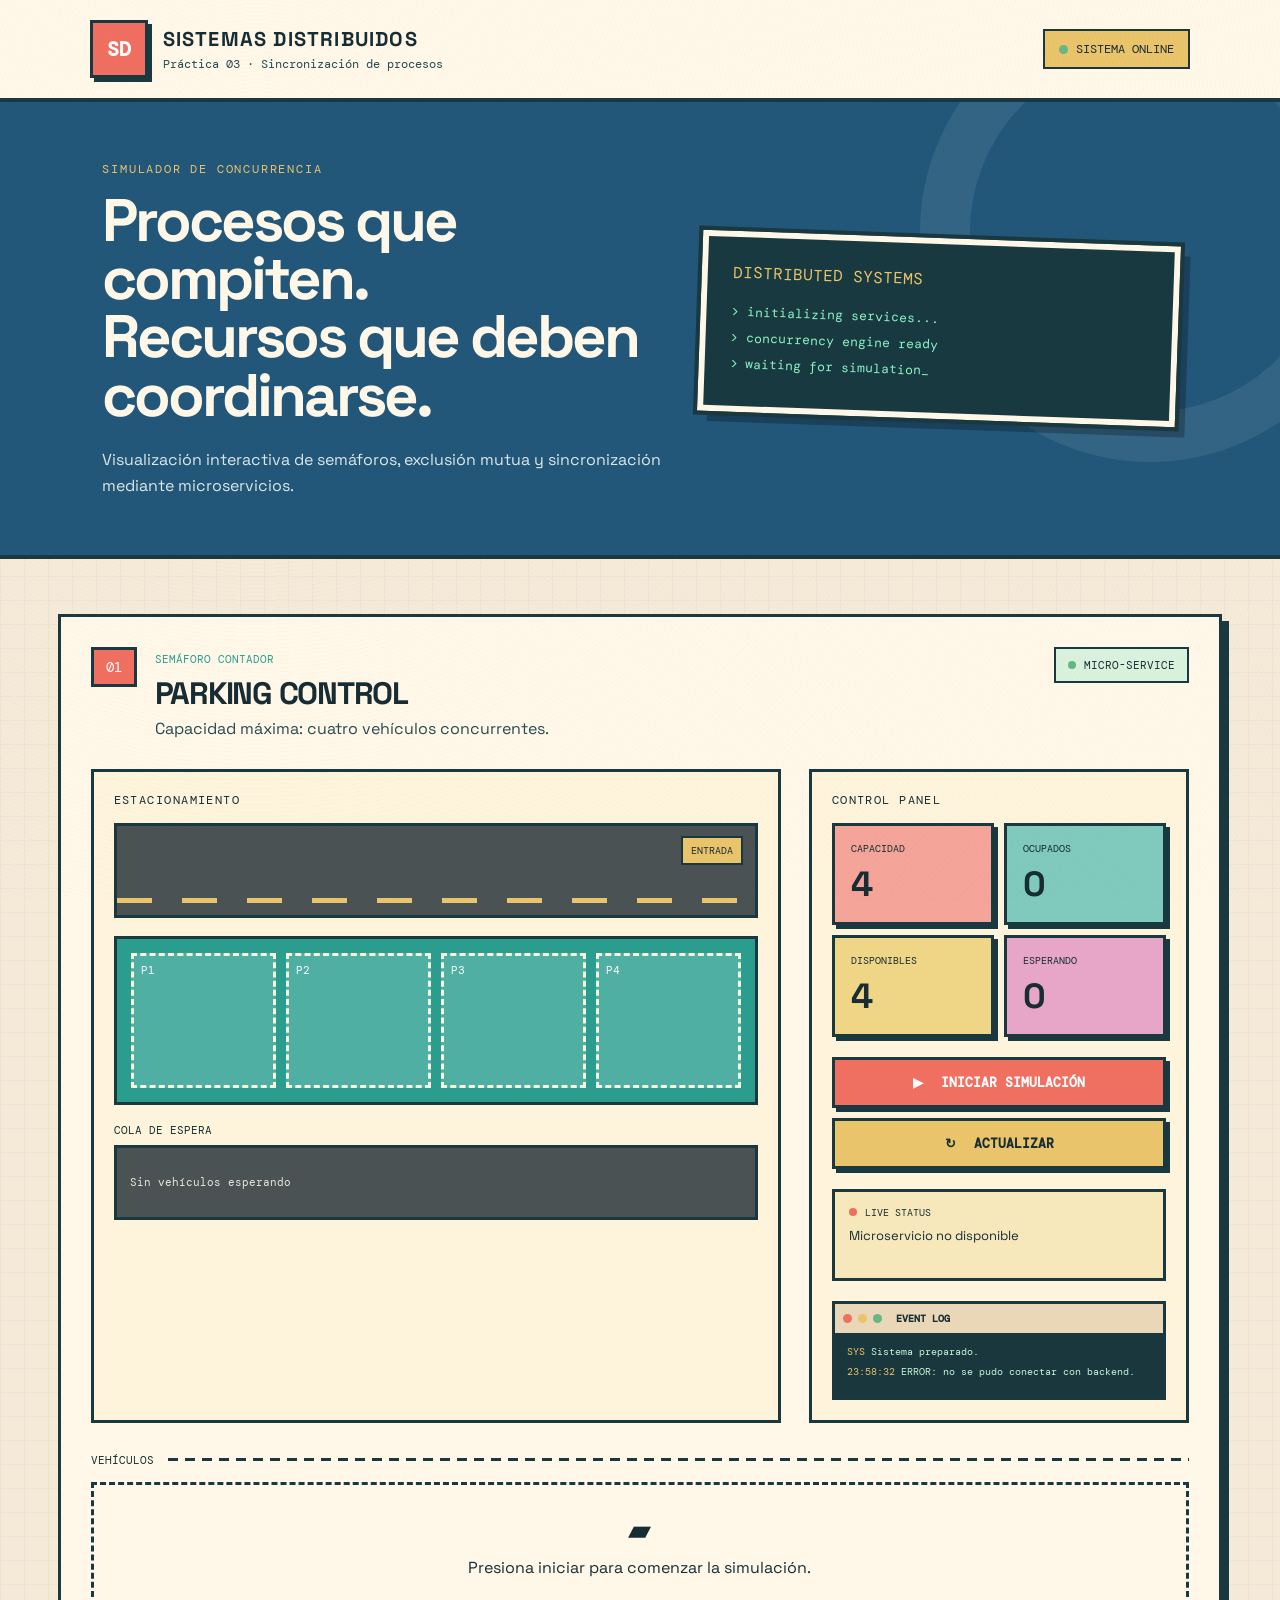
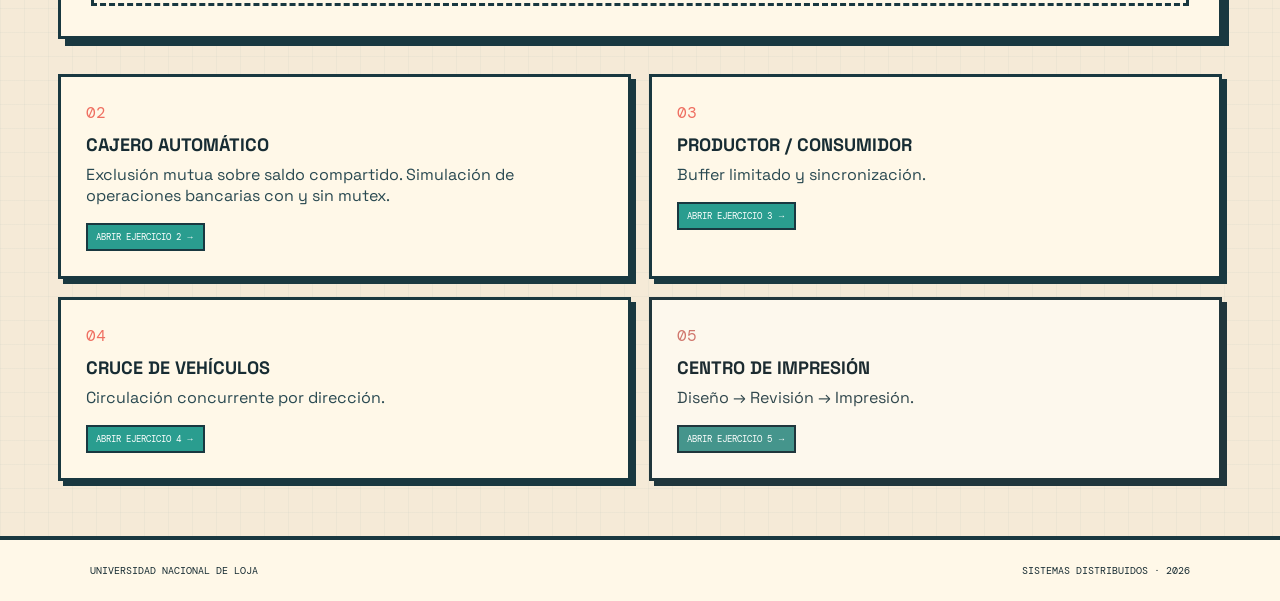
<file: practica-3/frontend/index.html>
<!DOCTYPE html>
<html lang="es">
<head>
    <meta charset="UTF-8">
    <meta name="viewport" content="width=device-width, initial-scale=1.0">

    <title>Práctica 3 · Sistemas Distribuidos</title>

    <link rel="stylesheet" href="css/styles.css">
</head>

<body>

    <div class="noise"></div>

    <!-- Cabecera retro -->
    <header class="topbar">

        <div class="brand-block">
            <div class="brand-symbol">SD</div>

            <div>
                <h1>SISTEMAS DISTRIBUIDOS</h1>
                <p>Práctica 03 · Sincronización de procesos</p>
            </div>
        </div>

        <div class="topbar-status">
            <span class="status-dot"></span>
            SISTEMA ONLINE
        </div>

    </header>

    <!-- Banner principal -->
    <section class="hero">

        <div class="hero-copy">

            <span class="hero-label">
                SIMULADOR DE CONCURRENCIA
            </span>

            <h2>
                Procesos que compiten.<br>
                Recursos que deben coordinarse.
            </h2>

            <p>
                Visualización interactiva de semáforos, exclusión mutua
                y sincronización mediante microservicios.
            </p>

        </div>

        <div class="hero-decoration">

            <div class="arcade-screen">

                <div class="screen-title">
                    DISTRIBUTED SYSTEMS
                </div>

                <div class="screen-line">
                    &gt; initializing services...
                </div>

                <div class="screen-line">
                    &gt; concurrency engine ready
                </div>

                <div class="screen-line blinking">
                    &gt; waiting for simulation_
                </div>

            </div>

        </div>

    </section>

    <main class="contenedor">

        <!-- Ejercicio 1: Estacionamiento -->
        <section class="module parking-module" id="estacionamiento">

            <div class="module-heading">

                <div class="module-number">
                    01
                </div>

                <div class="module-title">

                    <span class="eyebrow">
                        SEMÁFORO CONTADOR
                    </span>

                    <h2>
                        PARKING CONTROL
                    </h2>

                    <p>
                        Capacidad máxima: cuatro vehículos concurrentes.
                    </p>

                </div>

                <div class="service-badge">
                    <span class="service-light"></span>
                    MICRO-SERVICE
                </div>

            </div>

            <!-- Panel principal -->
            <div class="parking-dashboard">

                <!-- Visualización del estacionamiento -->
                <div class="parking-visual">

                    <div class="panel-title">
                        ESTACIONAMIENTO
                    </div>

                    <!-- Carretera -->
                    <div class="road">

                        <div class="road-lines"></div>

                        <div class="road-sign">
                            ENTRADA
                        </div>

                        <div
                            id="carritoEntrada"
                            class="moving-car hidden"
                        >
                            <div class="car-window"></div>
                            <div class="car-wheel wheel-left"></div>
                            <div class="car-wheel wheel-right"></div>
                        </div>

                    </div>

                    <!-- Plazas disponibles -->
                    <div class="parking-lot">

                        <div class="parking-slot" id="slot-1">
                            <div class="slot-number">P1</div>
                            <div class="slot-content"></div>
                        </div>

                        <div class="parking-slot" id="slot-2">
                            <div class="slot-number">P2</div>
                            <div class="slot-content"></div>
                        </div>

                        <div class="parking-slot" id="slot-3">
                            <div class="slot-number">P3</div>
                            <div class="slot-content"></div>
                        </div>

                        <div class="parking-slot" id="slot-4">
                            <div class="slot-number">P4</div>
                            <div class="slot-content"></div>
                        </div>

                    </div>

                    <!-- Cola de espera -->
                    <div class="queue-area">

                        <div class="queue-label">
                            COLA DE ESPERA
                        </div>

                        <div id="colaVehiculos" class="queue-track">

                            <span class="queue-empty">
                                Sin vehículos esperando
                            </span>

                        </div>

                    </div>

                </div>

                <!-- Panel de control -->
                <div class="control-panel">

                    <div class="panel-title">
                        CONTROL PANEL
                    </div>

                    <div class="counter-grid">

                        <div class="counter-card coral">
                            <span class="counter-label">
                                CAPACIDAD
                            </span>

                            <span id="capacidad" class="counter-value">
                                4
                            </span>
                        </div>

                        <div class="counter-card teal">
                            <span class="counter-label">
                                OCUPADOS
                            </span>

                            <span id="ocupados" class="counter-value">
                                0
                            </span>
                        </div>

                        <div class="counter-card yellow">
                            <span class="counter-label">
                                DISPONIBLES
                            </span>

                            <span id="disponibles" class="counter-value">
                                4
                            </span>
                        </div>

                        <div class="counter-card pink">
                            <span class="counter-label">
                                ESPERANDO
                            </span>

                            <span id="esperando" class="counter-value">
                                0
                            </span>
                        </div>

                    </div>

                    <!-- Acciones -->
                    <div class="arcade-actions">

                        <button
                            id="btnSimular"
                            class="arcade-btn primary-btn"
                        >
                            <span class="btn-icon">▶</span>
                            INICIAR SIMULACIÓN
                        </button>

                        <button
                            id="btnActualizar"
                            class="arcade-btn secondary-btn"
                        >
                            <span class="btn-icon">↻</span>
                            ACTUALIZAR
                        </button>

                    </div>

                    <!-- Estado del sistema -->
                    <div class="system-status">

                        <div class="status-header">
                            <span class="live-indicator"></span>
                            LIVE STATUS
                        </div>

                        <div id="textoEstado" class="status-text">
                            Microservicio conectado
                        </div>

                        <div
                            id="progresoSimulacion"
                            class="loading-track"
                        >
                            <div class="loading-bar"></div>
                        </div>

                    </div>

                    <!-- Registro de eventos -->
                    <div class="mini-terminal">

                        <div class="terminal-header">
                            <span></span>
                            <span></span>
                            <span></span>

                            <strong>EVENT LOG</strong>
                        </div>

                        <div id="eventLog" class="terminal-body">

                            <p>
                                <span>SYS</span>
                                Sistema preparado.
                            </p>

                        </div>

                    </div>

                </div>

            </div>

            <!-- Estado de los vehículos -->
            <div class="vehicle-section">

                <div class="section-heading">
                    <span>VEHÍCULOS</span>
                    <div class="pixel-line"></div>
                </div>

                <div id="listaVehiculos" class="vehicle-grid">

                    <div class="empty-state">

                        <div class="empty-car">▰</div>

                        <p>
                            Presiona iniciar para comenzar la simulación.
                        </p>

                    </div>

                </div>

            </div>

        </section>

        <!-- Otros módulos -->
        <section class="other-modules">

            <!-- Ejercicio 2: Cajero automático -->
            <article class="retro-card" id="cajero">

                <div class="retro-card-number">
                    02
                </div>

                <h3>
                    CAJERO AUTOMÁTICO
                </h3>

                <p>
                    Exclusión mutua sobre saldo compartido.
                    Simulación de operaciones bancarias con y sin mutex.
                </p>

                <a
                    class="coming-soon"
                    href="ejercicio2.html"
                    style="text-decoration: none; background: var(--teal); color: white;"
                >
                    ABRIR EJERCICIO 2 →
                </a>

            </article>

            <!-- Ejercicio 3: Productor-Consumidor -->
            <article class="retro-card">

                <div class="retro-card-number">
                    03
                </div>

                <h3>
                    PRODUCTOR / CONSUMIDOR
                </h3>

                <p>
                    Buffer limitado y sincronización.
                </p>

                <a
                    class="coming-soon"
                    href="ejercicio3.html"
                    style="text-decoration: none; background: var(--teal); color: white;"
                >
                    ABRIR EJERCICIO 3 →
                </a>

            </article>

            <!-- Ejercicio 4: Cruce de vehículos -->
            <article class="retro-card">

                <div class="retro-card-number">
                    04
                </div>

                <h3>
                    CRUCE DE VEHÍCULOS
                </h3>

                <p>
                    Circulación concurrente por dirección.
                </p>

                <a
                    class="coming-soon"
                    href="ejercicio4.html"
                    style="text-decoration: none; background: var(--teal); color: white;"
                >
                    ABRIR EJERCICIO 4 →
                </a>

            </article>

            <!-- Ejercicio 5: Centro de impresión -->
            <article class="retro-card locked">

                <div class="retro-card-number">
                    05
                </div>

                <h3>
                    CENTRO DE IMPRESIÓN
                </h3>

                <p>
                    Diseño → Revisión → Impresión.
                </p>

                <a
                    class="coming-soon"
                    href="ejercicio5.html"
                    style="text-decoration: none; background: var(--teal); color: white;"
                >
                    ABRIR EJERCICIO 5 →
                </a>

            </article>

        </section>

    </main>

    <!-- Pie de página -->
    <footer class="footer">

        <span>
            UNIVERSIDAD NACIONAL DE LOJA
        </span>

        <span>
            SISTEMAS DISTRIBUIDOS · 2026
        </span>

    </footer>

    <script type="module" src="js/app.js"></script>

</body>
</html>
</file>
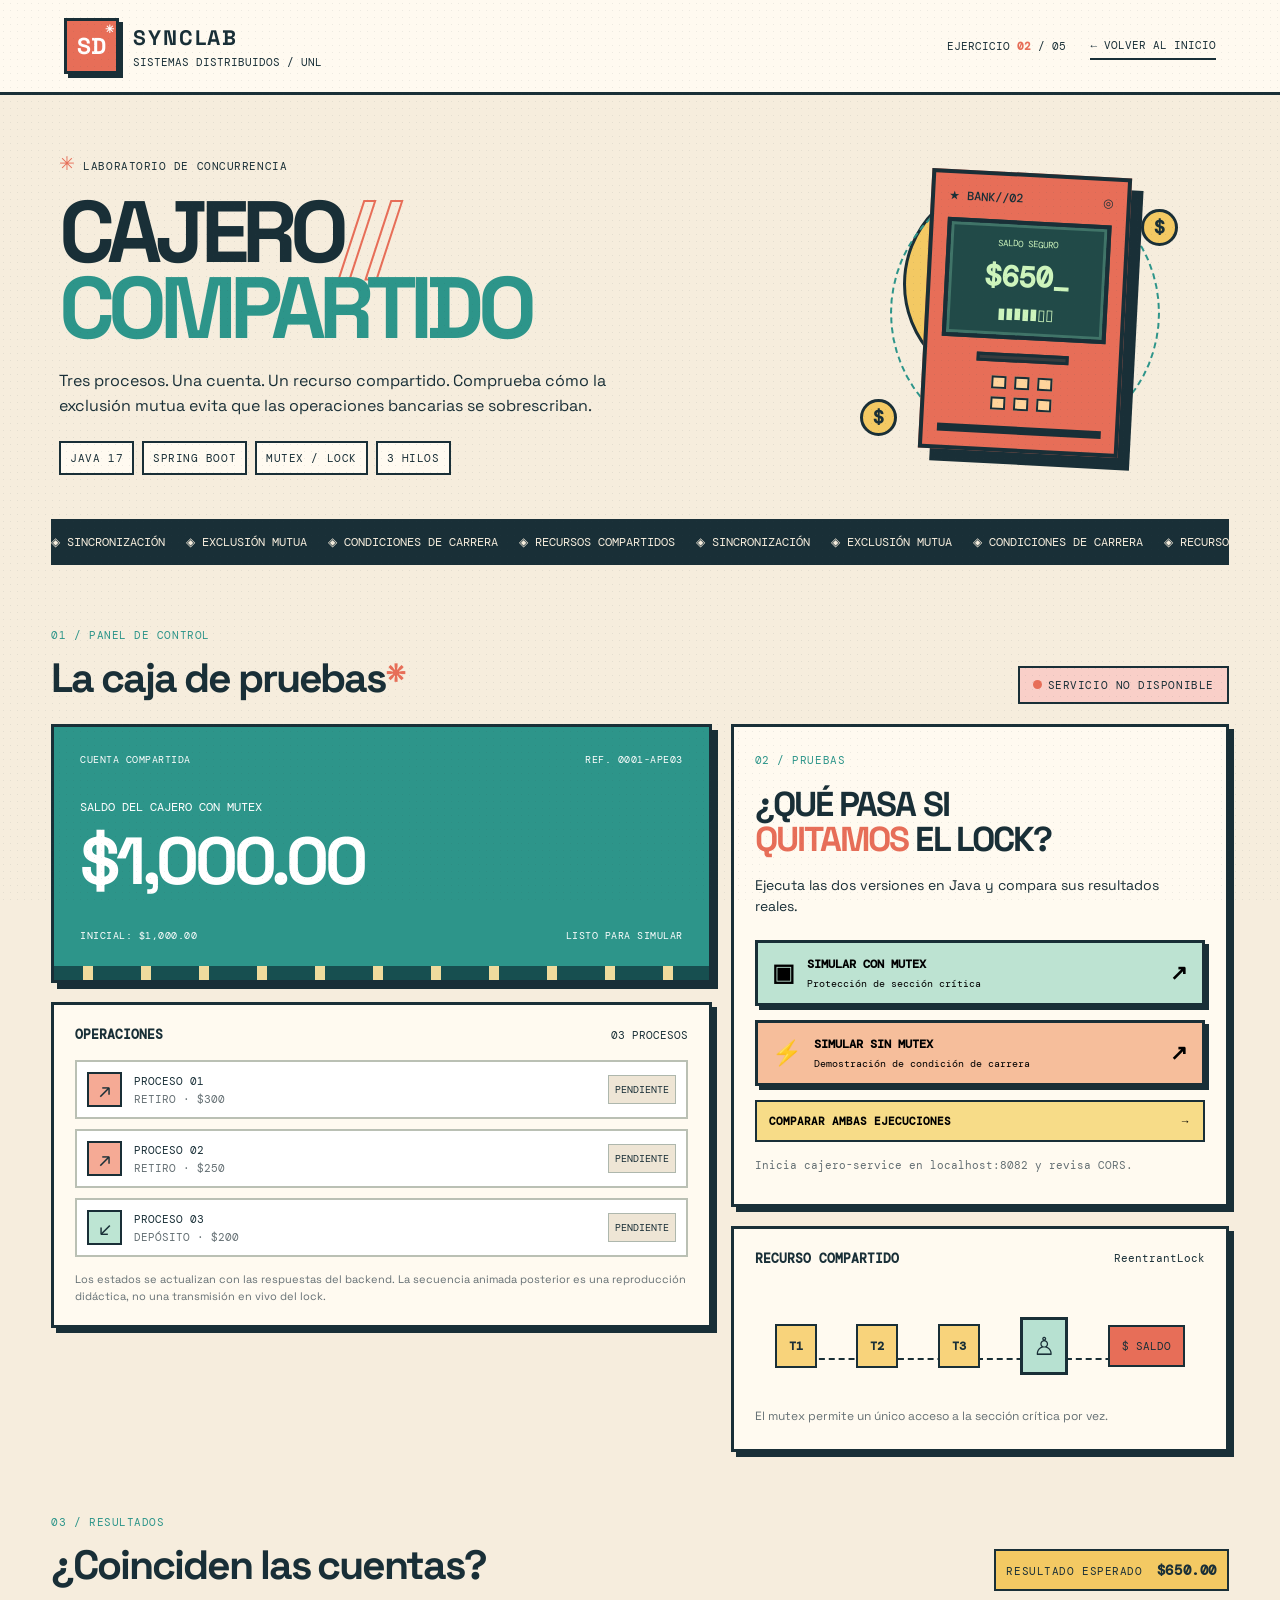
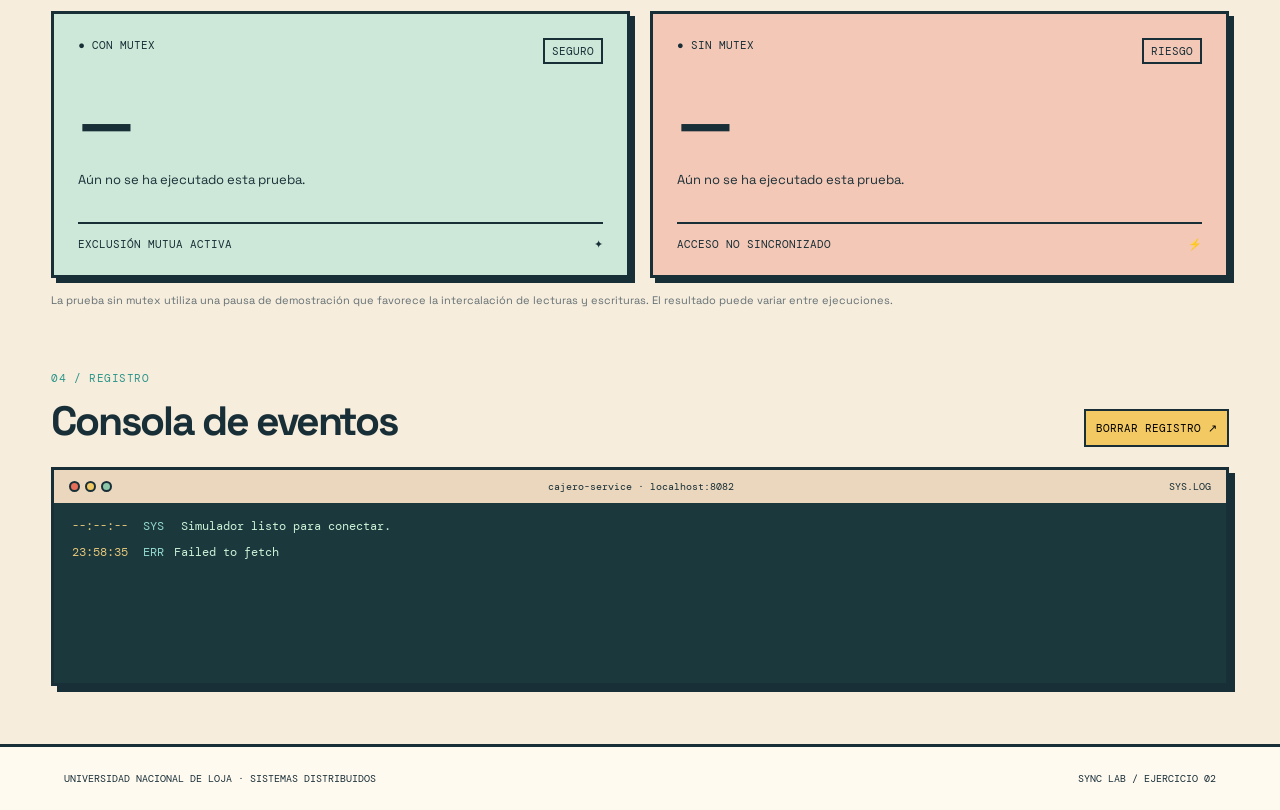
<file: practica-3/frontend/ejercicio2.html>
<!DOCTYPE html>
<html lang="es">
<head>
  <meta charset="UTF-8">
  <meta name="viewport" content="width=device-width, initial-scale=1">
  <meta name="theme-color" content="#f6eddd">
  <title>SyncLab · Cajero automático</title>
  <link rel="stylesheet" href="css/cajero.css">
</head>
<body>
  <div class="paper-texture" aria-hidden="true"></div>
  <header class="site-header">
    <a class="brand" href="index.html" aria-label="Regresar a SyncLab">
      <span class="brand-stamp">SD<span class="brand-spark">✳</span></span>
      <span><strong>SYNCLAB</strong><small>SISTEMAS DISTRIBUIDOS / UNL</small></span>
    </a>
    <div class="header-right"><span class="chapter">EJERCICIO <b>02</b> / 05</span><a class="back-link" href="index.html">← VOLVER AL INICIO</a></div>
  </header>

  <main class="layout">
    <section class="intro">
      <div class="intro-copy">
        <span class="eyebrow"><span class="tiny-star">✳</span> LABORATORIO DE CONCURRENCIA</span>
        <h1>CAJERO<span class="outline">//</span><br><em>COMPARTIDO</em></h1>
        <p>Tres procesos. Una cuenta. Un recurso compartido. Comprueba cómo la exclusión mutua evita que las operaciones bancarias se sobrescriban.</p>
        <div class="chips"><span>JAVA 17</span><span>SPRING BOOT</span><span>MUTEX / LOCK</span><span>3 HILOS</span></div>
      </div>
      <div class="atm-art" aria-hidden="true">
        <div class="sun"></div><div class="rays"></div>
        <div class="atm-housing"><div class="atm-top"><span>★ BANK//02</span><span>◎</span></div><div class="atm-display"><div class="atm-display-label">SALDO SEGURO</div><div class="atm-display-num">$650<span class="cursor">_</span></div><div class="atm-display-bars">▮▮▮▮▮▯▯</div></div><div class="atm-slot"></div><div class="atm-pad"><i></i><i></i><i></i><i></i><i></i><i></i></div><div class="atm-base"></div></div>
        <div class="coin coin-one">$</div><div class="coin coin-two">$</div>
      </div>
    </section>

    <div class="ticker" aria-hidden="true"><div class="ticker-track">◈ SINCRONIZACIÓN &nbsp; ◈ EXCLUSIÓN MUTUA &nbsp; ◈ CONDICIONES DE CARRERA &nbsp; ◈ RECURSOS COMPARTIDOS &nbsp; ◈ SINCRONIZACIÓN &nbsp; ◈ EXCLUSIÓN MUTUA &nbsp; ◈ CONDICIONES DE CARRERA &nbsp; ◈ RECURSOS COMPARTIDOS &nbsp;</div></div>

    <section class="lab" aria-label="Simulador del cajero">
      <div class="lab-heading"><div><span class="section-index">01 / PANEL DE CONTROL</span><h2>La caja de pruebas<span class="asterisk">*</span></h2></div><span id="connectionStatus" class="connection checking" role="status"><span class="connection-light"></span>COMPROBANDO SERVICIO</span></div>
      <div class="workspace">
        <div class="left-stack">
          <article class="balance-card">
            <div class="balance-top"><span>CUENTA COMPARTIDA</span><span>REF. 0001-APE03</span></div>
            <div class="balance-label">SALDO DEL CAJERO CON MUTEX</div><div id="saldo" class="balance-amount" aria-live="polite">$1,000.00</div>
            <div class="balance-bottom"><span>INICIAL: $1,000.00</span><span id="balanceHint">LISTO PARA SIMULAR</span></div>
            <div class="card-stripe" aria-hidden="true"></div>
          </article>
          <article class="process-panel">
            <div class="panel-heading"><h3>OPERACIONES</h3><span>03 PROCESOS</span></div>
            <div id="processList" class="process-list">
              <div class="process-row" data-id="1"><span class="process-icon withdrawal">↗</span><div class="process-info"><strong>PROCESO 01</strong><small>RETIRO · $300</small></div><span class="process-state" data-state="PENDIENTE">PENDIENTE</span></div>
              <div class="process-row" data-id="2"><span class="process-icon withdrawal">↗</span><div class="process-info"><strong>PROCESO 02</strong><small>RETIRO · $250</small></div><span class="process-state" data-state="PENDIENTE">PENDIENTE</span></div>
              <div class="process-row" data-id="3"><span class="process-icon deposit">↙</span><div class="process-info"><strong>PROCESO 03</strong><small>DEPÓSITO · $200</small></div><span class="process-state" data-state="PENDIENTE">PENDIENTE</span></div>
            </div>
            <p class="note">Los estados se actualizan con las respuestas del backend. La secuencia animada posterior es una reproducción didáctica, no una transmisión en vivo del lock.</p>
          </article>
        </div>
        <div class="right-stack">
          <article class="run-card"><span class="section-index">02 / PRUEBAS</span><h3>¿QUÉ PASA SI<br><em>QUITAMOS</em> EL LOCK?</h3><p>Ejecuta las dos versiones en Java y compara sus resultados reales.</p>
            <button class="run-btn mutex" id="btnMutex"><span class="run-btn-icon">▣</span><span>SIMULAR CON MUTEX<small>Protección de sección crítica</small></span><span class="btn-arrow">↗</span></button>
            <button class="run-btn unsafe" id="btnSinMutex"><span class="run-btn-icon">⚡</span><span>SIMULAR SIN MUTEX<small>Demostración de condición de carrera</small></span><span class="btn-arrow">↗</span></button>
            <button id="btnComparar" class="compare-btn">COMPARAR AMBAS EJECUCIONES <span>→</span></button>
            <p id="actionStatus" class="action-status" role="status" aria-live="polite">Selecciona una prueba para comenzar.</p>
          </article>
          <article class="mutex-visual"><div class="panel-heading"><h3>RECURSO COMPARTIDO</h3><span>ReentrantLock</span></div><div class="lock-diagram"><span class="thread thread-a">T1</span><span class="thread thread-b">T2</span><span class="thread thread-c">T3</span><span class="link-line" aria-hidden="true"></span><div id="lockSymbol" class="lock-symbol" aria-hidden="true">♙</div><div class="shared-resource">$ SALDO</div></div><div id="lockCaption" class="lock-caption">El mutex permite un único acceso a la sección crítica por vez.</div></article>
        </div>
      </div>
    </section>

    <section class="results" aria-label="Comparación de resultados"><div class="section-row"><div><span class="section-index">03 / RESULTADOS</span><h2>¿Coinciden las cuentas?</h2></div><span class="expected">RESULTADO ESPERADO <b>$650.00</b></span></div>
      <div class="result-grid"><article class="result-card safe"><div class="result-title"><span>● CON MUTEX</span><span>SEGURO</span></div><div id="resultadoMutex" class="result-value">—</div><p id="detalleMutex">Aún no se ha ejecutado esta prueba.</p><div class="result-bottom">EXCLUSIÓN MUTUA ACTIVA <span>✦</span></div></article>
      <article class="result-card risk"><div class="result-title"><span>● SIN MUTEX</span><span>RIESGO</span></div><div id="resultadoSinMutex" class="result-value">—</div><p id="detalleSinMutex">Aún no se ha ejecutado esta prueba.</p><div class="result-bottom">ACCESO NO SINCRONIZADO <span>⚡</span></div></article></div>
      <p class="evidence-note">La prueba sin mutex utiliza una pausa de demostración que favorece la intercalación de lecturas y escrituras. El resultado puede variar entre ejecuciones.</p>
    </section>
    <section class="console-section"><div class="section-row"><div><span class="section-index">04 / REGISTRO</span><h2>Consola de eventos</h2></div><button id="btnLimpiarLog" class="clear-log">BORRAR REGISTRO ↗</button></div><div class="console"><div class="console-header"><span class="dots"><i></i><i></i><i></i></span><span>cajero-service · localhost:8082</span><span>SYS.LOG</span></div><div id="eventLog" class="console-log" aria-live="polite"><p><time>--:--:--</time><span>SYS</span> Simulador listo para conectar.</p></div></div></section>
  </main>
  <footer><span>UNIVERSIDAD NACIONAL DE LOJA · SISTEMAS DISTRIBUIDOS</span><span>SYNC LAB / EJERCICIO 02</span></footer>
  <script type="module" src="js/cajero.js"></script>
</body>
</html>
</file>
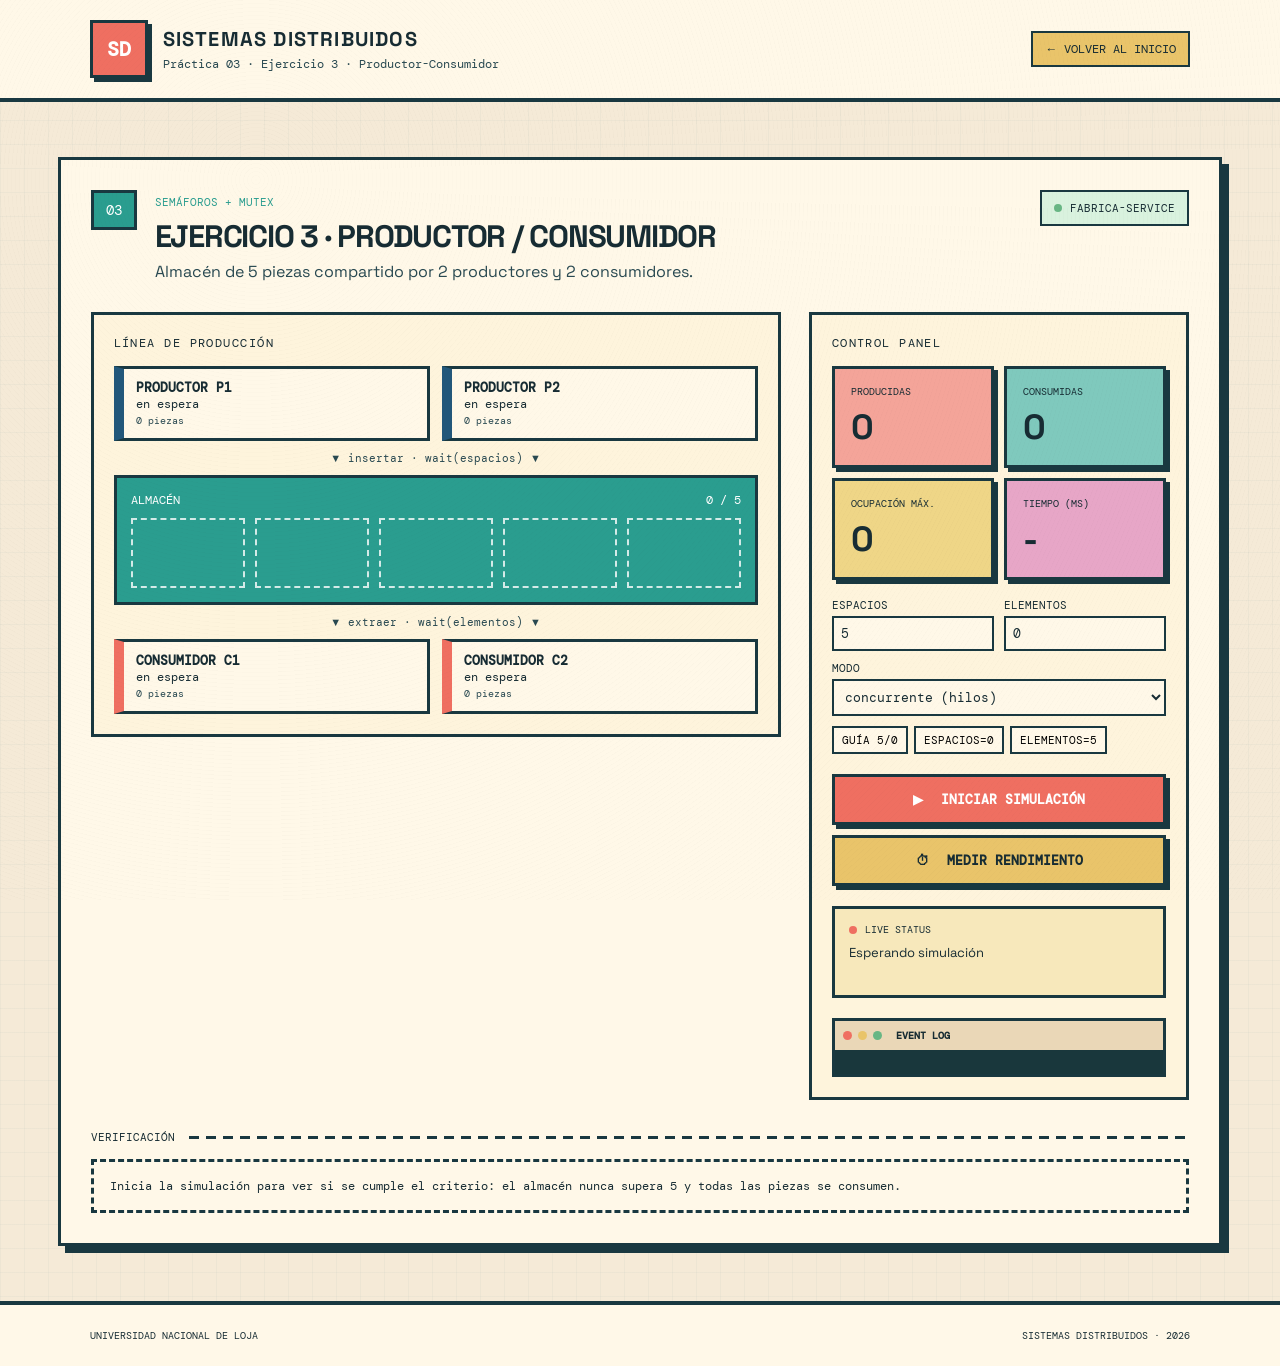
<file: practica-3/frontend/ejercicio3.html>
<!DOCTYPE html>
<html lang="es">
<head>
    <meta charset="UTF-8">
    <meta name="viewport" content="width=device-width, initial-scale=1.0">

    <title>Ejercicio 3 · Productor-Consumidor</title>

    <link rel="stylesheet" href="css/styles.css">
    <link rel="stylesheet" href="css/sincronizacion.css">
</head>

<body>

    <div class="noise"></div>

    <!-- CABECERA RETRO -->

    <header class="topbar">

        <div class="brand-block">
            <div class="brand-symbol">SD</div>

            <div>
                <h1>SISTEMAS DISTRIBUIDOS</h1>
                <p>Práctica 03 · Ejercicio 3 · Productor-Consumidor</p>
            </div>
        </div>

        <a class="volver" href="index.html">← VOLVER AL INICIO</a>

    </header>


    <main class="contenedor">

        <!-- ======================================== -->
        <!-- 03 PRODUCTOR / CONSUMIDOR -->
        <!-- ======================================== -->

        <section class="module" id="productor-consumidor">

            <div class="module-heading">
                <div class="module-number numero-teal">03</div>
                <div class="module-title">
                    <span class="eyebrow">SEMÁFOROS + MUTEX</span>
                    <h2>EJERCICIO 3 · PRODUCTOR / CONSUMIDOR</h2>
                    <p>Almacén de 5 piezas compartido por 2 productores y 2 consumidores.</p>
                </div>
                <div class="service-badge">
                    <span class="service-light"></span>
                    FABRICA-SERVICE
                </div>
            </div>

            <div class="parking-dashboard">

                <div class="parking-visual">
                    <div class="panel-title">LÍNEA DE PRODUCCIÓN</div>

                    <div class="fila-actores" id="pcProductores"></div>
                    <div class="flecha">▼ insertar · wait(espacios) ▼</div>

                    <div class="almacen-linea">
                        <div class="almacen-cabecera">
                            <span>ALMACÉN</span>
                            <span id="pcOcupacion">0 / 5</span>
                        </div>
                        <div class="almacen-ranuras" id="pcAlmacen"></div>
                    </div>

                    <div class="flecha">▼ extraer · wait(elementos) ▼</div>
                    <div class="fila-actores" id="pcConsumidores"></div>
                </div>

                <div class="control-panel">
                    <div class="panel-title">CONTROL PANEL</div>

                    <div class="counter-grid">
                        <div class="counter-card coral">
                            <span class="counter-label">PRODUCIDAS</span>
                            <span id="pcProducidas" class="counter-value">0</span>
                        </div>
                        <div class="counter-card teal">
                            <span class="counter-label">CONSUMIDAS</span>
                            <span id="pcConsumidas" class="counter-value">0</span>
                        </div>
                        <div class="counter-card yellow">
                            <span class="counter-label">OCUPACIÓN MÁX.</span>
                            <span id="pcMaxima" class="counter-value">0</span>
                        </div>
                        <div class="counter-card pink">
                            <span class="counter-label">TIEMPO (MS)</span>
                            <span id="pcTiempo" class="counter-value">-</span>
                        </div>
                    </div>

                    <div class="sync-controles">
                        <label>ESPACIOS <input type="number" id="pcEspacios" value="5" min="0" max="50"></label>
                        <label>ELEMENTOS <input type="number" id="pcElementos" value="0" min="0" max="50"></label>
                        <label class="completo">MODO
                            <select id="pcModo">
                                <option value="concurrente">concurrente (hilos)</option>
                                <option value="secuencial">secuencial (un hilo)</option>
                            </select>
                        </label>
                        <div class="sync-presets">
                            <button data-pc="5,0">GUÍA 5/0</button>
                            <button data-pc="0,0">ESPACIOS=0</button>
                            <button data-pc="5,5">ELEMENTOS=5</button>
                        </div>
                    </div>

                    <div class="arcade-actions">
                        <button id="pcIniciar" class="arcade-btn primary-btn">
                            <span class="btn-icon">▶</span> INICIAR SIMULACIÓN
                        </button>
                        <button id="pcRendimiento" class="arcade-btn secondary-btn">
                            <span class="btn-icon">⏱</span> MEDIR RENDIMIENTO
                        </button>
                    </div>

                    <div class="system-status">
                        <div class="status-header"><span class="live-indicator"></span> LIVE STATUS</div>
                        <div id="pcEstado" class="status-text">Esperando simulación</div>
                        <div id="pcProgreso" class="loading-track"><div class="loading-bar"></div></div>
                    </div>

                    <div class="mini-terminal">
                        <div class="terminal-header">
                            <span></span><span></span><span></span>
                            <strong>EVENT LOG</strong>
                        </div>
                        <div id="pcLog" class="terminal-body">
                            <p><span>SYS</span> Sistema preparado.</p>
                        </div>
                    </div>
                </div>
            </div>

            <div class="vehicle-section">
                <div class="section-heading">
                    <span>VERIFICACIÓN</span>
                    <div class="pixel-line"></div>
                </div>
                <div class="verificacion" id="pcVerificacion">
                    Inicia la simulación para ver si se cumple el criterio: el almacén nunca supera 5 y todas las piezas se consumen.
                </div>
                <table class="tabla-sync" id="pcTablaRend" hidden>
                    <thead><tr><th>Repetición</th><th>Secuencial (ms)</th><th>Concurrente (ms)</th></tr></thead>
                    <tbody></tbody>
                </table>
            </div>

        </section>

    </main>


    <footer class="footer">

        <span>
            UNIVERSIDAD NACIONAL DE LOJA
        </span>

        <span>
            SISTEMAS DISTRIBUIDOS · 2026
        </span>

    </footer>


    <script type="module" src="js/fabrica.js"></script>

</body>
</html>
</file>
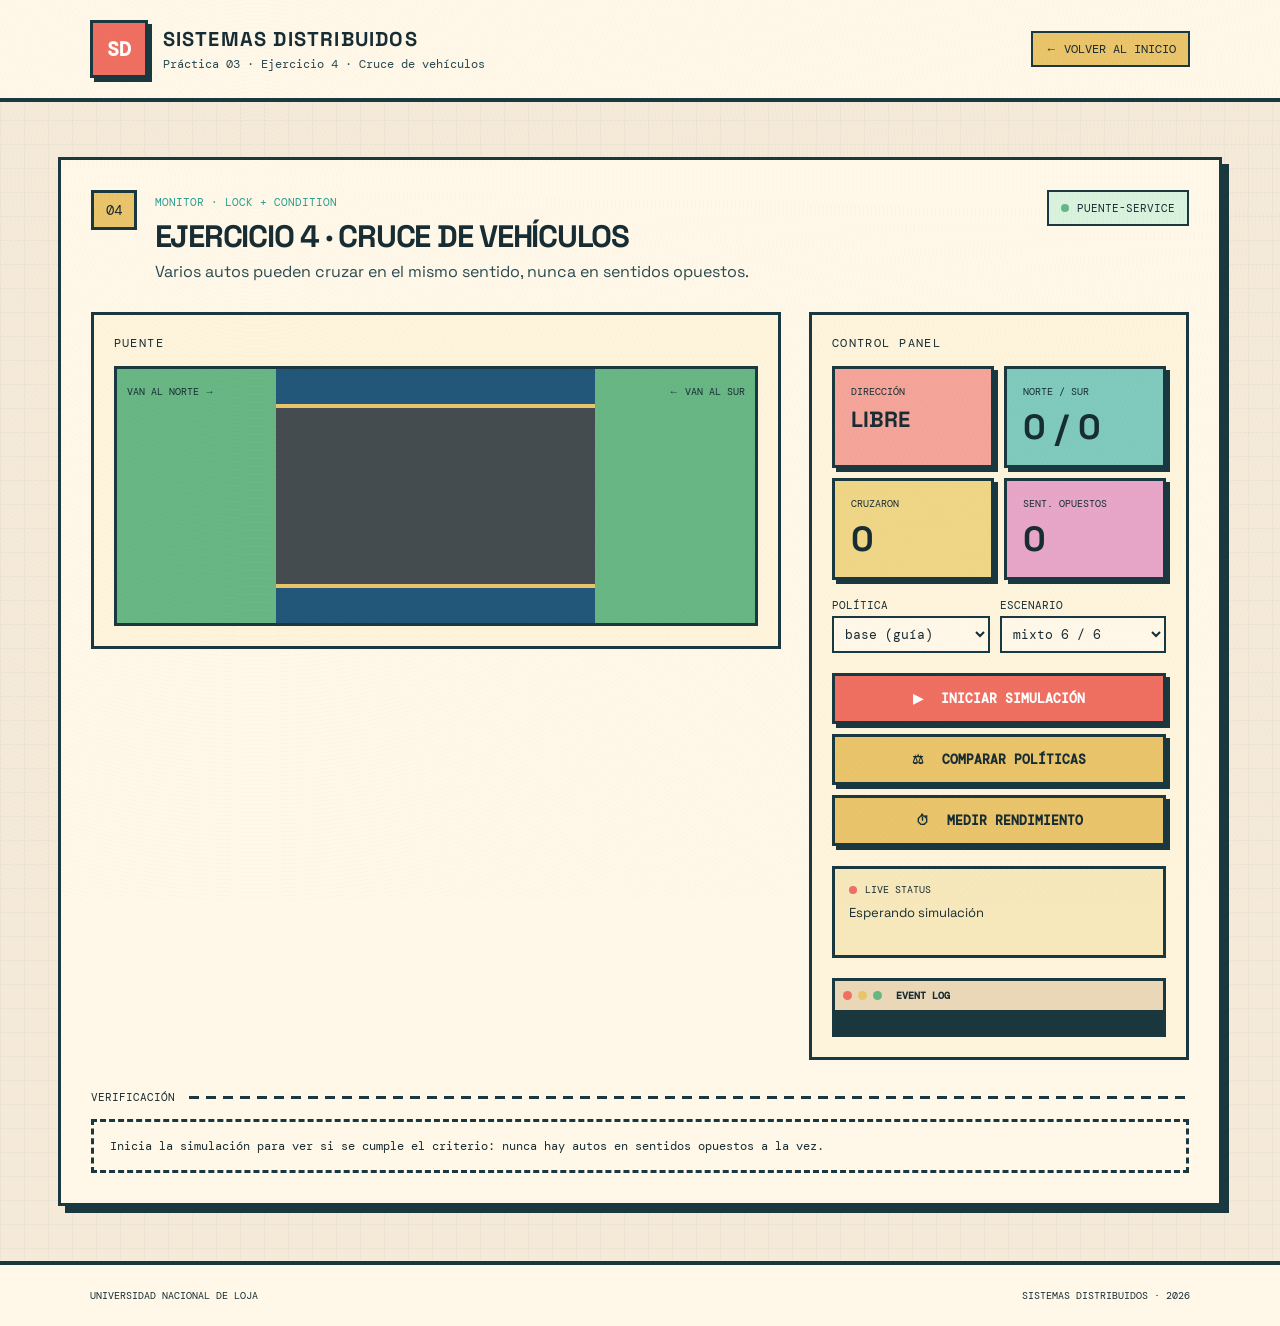
<file: practica-3/frontend/ejercicio4.html>
<!DOCTYPE html>
<html lang="es">
<head>
    <meta charset="UTF-8">
    <meta name="viewport" content="width=device-width, initial-scale=1.0">

    <title>Ejercicio 4 · Cruce de vehículos</title>

    <link rel="stylesheet" href="css/styles.css">
    <link rel="stylesheet" href="css/sincronizacion.css">
</head>

<body>

    <div class="noise"></div>

    <!-- CABECERA RETRO -->

    <header class="topbar">

        <div class="brand-block">
            <div class="brand-symbol">SD</div>

            <div>
                <h1>SISTEMAS DISTRIBUIDOS</h1>
                <p>Práctica 03 · Ejercicio 4 · Cruce de vehículos</p>
            </div>
        </div>

        <a class="volver" href="index.html">← VOLVER AL INICIO</a>

    </header>


    <main class="contenedor">

        <!-- ======================================== -->
        <!-- 04 CRUCE DE VEHÍCULOS -->
        <!-- ======================================== -->

        <section class="module" id="puente">

            <div class="module-heading">
                <div class="module-number numero-amarillo">04</div>
                <div class="module-title">
                    <span class="eyebrow">MONITOR · LOCK + CONDITION</span>
                    <h2>EJERCICIO 4 · CRUCE DE VEHÍCULOS</h2>
                    <p>Varios autos pueden cruzar en el mismo sentido, nunca en sentidos opuestos.</p>
                </div>
                <div class="service-badge">
                    <span class="service-light"></span>
                    PUENTE-SERVICE
                </div>
            </div>

            <div class="parking-dashboard">

                <div class="parking-visual">
                    <div class="panel-title">PUENTE</div>

                    <div class="puente-escena">
                        <div class="orilla">
                            <small>VAN AL NORTE →</small>
                            <div class="cola-autos" id="ptColaNorte"></div>
                        </div>
                        <div class="agua">
                            <div class="tablero" id="ptTablero"></div>
                        </div>
                        <div class="orilla derecha">
                            <small>← VAN AL SUR</small>
                            <div class="cola-autos" id="ptColaSur"></div>
                        </div>
                    </div>
                </div>

                <div class="control-panel">
                    <div class="panel-title">CONTROL PANEL</div>

                    <div class="counter-grid">
                        <div class="counter-card coral">
                            <span class="counter-label">DIRECCIÓN</span>
                            <span id="ptDireccion" class="counter-value texto">LIBRE</span>
                        </div>
                        <div class="counter-card teal">
                            <span class="counter-label">NORTE / SUR</span>
                            <span id="ptEnPuente" class="counter-value">0 / 0</span>
                        </div>
                        <div class="counter-card yellow">
                            <span class="counter-label">CRUZARON</span>
                            <span id="ptCruzaron" class="counter-value">0</span>
                        </div>
                        <div class="counter-card pink">
                            <span class="counter-label">SENT. OPUESTOS</span>
                            <span id="ptViolaciones" class="counter-value">0</span>
                        </div>
                    </div>

                    <div class="sync-controles">
                        <label>POLÍTICA
                            <select id="ptPolitica">
                                <option value="base">base (guía)</option>
                                <option value="justa">justa (reto)</option>
                            </select>
                        </label>
                        <label>ESCENARIO
                            <select id="ptEscenario">
                                <option value="mixto">mixto 6 / 6</option>
                                <option value="inanicion">inanición 15 / 3</option>
                            </select>
                        </label>
                    </div>

                    <div class="arcade-actions">
                        <button id="ptIniciar" class="arcade-btn primary-btn">
                            <span class="btn-icon">▶</span> INICIAR SIMULACIÓN
                        </button>
                        <button id="ptInanicion" class="arcade-btn secondary-btn">
                            <span class="btn-icon">⚖</span> COMPARAR POLÍTICAS
                        </button>
                        <button id="ptRendimiento" class="arcade-btn secondary-btn">
                            <span class="btn-icon">⏱</span> MEDIR RENDIMIENTO
                        </button>
                    </div>

                    <div class="system-status">
                        <div class="status-header"><span class="live-indicator"></span> LIVE STATUS</div>
                        <div id="ptEstado" class="status-text">Esperando simulación</div>
                        <div id="ptProgreso" class="loading-track"><div class="loading-bar"></div></div>
                    </div>

                    <div class="mini-terminal">
                        <div class="terminal-header">
                            <span></span><span></span><span></span>
                            <strong>EVENT LOG</strong>
                        </div>
                        <div id="ptLog" class="terminal-body">
                            <p><span>SYS</span> Sistema preparado.</p>
                        </div>
                    </div>
                </div>
            </div>

            <div class="vehicle-section">
                <div class="section-heading">
                    <span>VERIFICACIÓN</span>
                    <div class="pixel-line"></div>
                </div>
                <div class="verificacion" id="ptVerificacion">
                    Inicia la simulación para ver si se cumple el criterio: nunca hay autos en sentidos opuestos a la vez.
                </div>
                <table class="tabla-sync" id="ptTablaInanicion" hidden>
                    <thead><tr><th>Política</th><th>Espera máx. sur (ms)</th><th>Espera máx. norte (ms)</th><th>Cambios de dirección</th><th>Tiempo total (ms)</th><th>Sent. opuestos</th></tr></thead>
                    <tbody></tbody>
                </table>
                <table class="tabla-sync" id="ptTablaRend" hidden>
                    <thead><tr><th>Repetición</th><th>Secuencial (ms)</th><th>Concurrente (ms)</th></tr></thead>
                    <tbody></tbody>
                </table>
            </div>

        </section>

    </main>


    <footer class="footer">

        <span>
            UNIVERSIDAD NACIONAL DE LOJA
        </span>

        <span>
            SISTEMAS DISTRIBUIDOS · 2026
        </span>

    </footer>


    <script type="module" src="js/puente.js"></script>

</body>
</html>
</file>
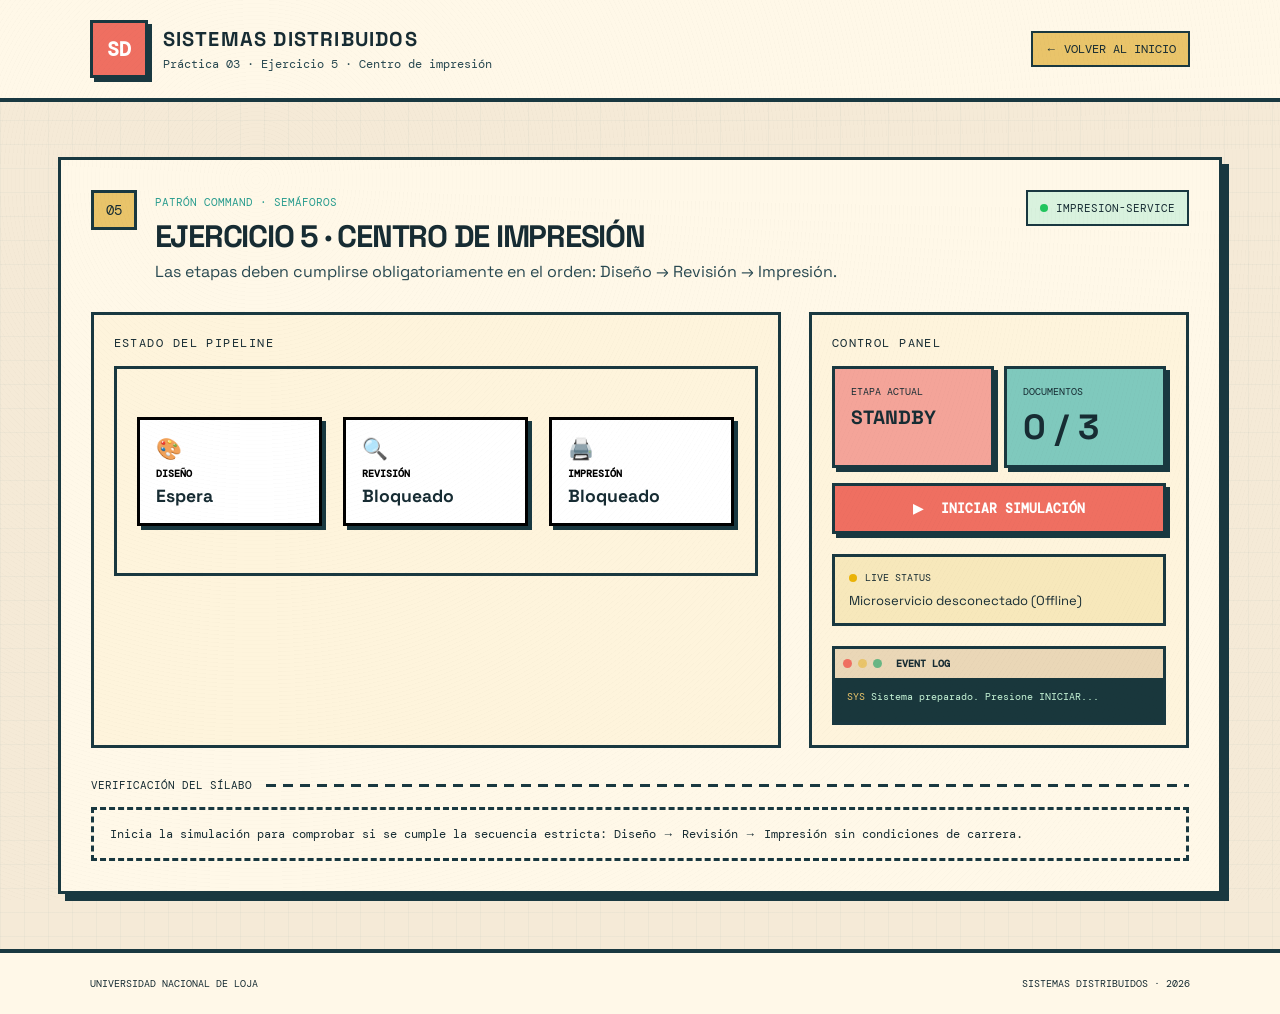
<file: practica-3/frontend/ejercicio5.html>
<!DOCTYPE html>
<html lang="es">
<head>
    <meta charset="UTF-8">
    <meta name="viewport" content="width=device-width, initial-scale=1.0">
    <title>Ejercicio 5 · Centro de impresión</title>
    <!-- Hojas de estilo oficiales de tu grupo -->
    <link rel="stylesheet" href="css/styles.css">
    <link rel="stylesheet" href="css/sincronizacion.css">
</head>
<body>

    <div class="noise"></div>

    <!-- CABECERA RETRO IDÉNTICA -->
    <header class="topbar">
        <div class="brand-block">
            <div class="brand-symbol">SD</div>
            <div>
                <h1>SISTEMAS DISTRIBUIDOS</h1>
                <p>Práctica 03 · Ejercicio 5 · Centro de impresión</p>
            </div>
        </div>
        <a class="volver" href="index.html">← VOLVER AL INICIO</a>
    </header>

    <main class="contenedor">

        <!-- MÓDULO 05 CON ESTILO DE TU GRUPO -->
        <section class="module" id="centro-impresion">

            <div class="module-heading">
                <div class="module-number numero-amarillo">05</div>
                <div class="module-title">
                    <span class="eyebrow">PATRÓN COMMAND · SEMÁFOROS</span>
                    <h2>EJERCICIO 5 · CENTRO DE IMPRESIÓN</h2>
                    <p>Las etapas deben cumplirse obligatoriamente en el orden: Diseño → Revisión → Impresión.</p>
                </div>
                <div class="service-badge">
                    <span class="service-light" id="service-light-impresion" style="background-color: #22c55e;"></span>
                    IMPRESION-SERVICE
                </div>
            </div>

            <!-- Dashboard de Trabajo con Grid Oficial -->
            <div class="parking-dashboard">

                <!-- Área Visual Izquierda: Pipeline de Semáforos -->
                <div class="parking-visual">
                    <div class="panel-title">ESTADO DEL PIPELINE</div>

                    <div class="puente-escena" style="display: flex; justify-content: space-around; align-items: center; padding: 20px 10px;">
                        <div id="led-diseno" class="counter-card" style="width: 30%; border: 3px solid #000; background: #fff; border-radius: 0;">
                            <span style="font-size: 1.3rem; display: block; margin-bottom: 5px;">🎨</span>
                            <span class="counter-label" style="font-weight: bold; color: #000;">DISEÑO</span>
                            <span id="txt-diseno" class="counter-value" style="font-size: 1.1rem; display: block; margin-top: 5px;">Espera</span>
                        </div>
                        
                        <div id="led-revision" class="counter-card" style="width: 30%; border: 3px solid #000; background: #fff; border-radius: 0;">
                            <span style="font-size: 1.3rem; display: block; margin-bottom: 5px;">🔍</span>
                            <span class="counter-label" style="font-weight: bold; color: #000;">REVISIÓN</span>
                            <span id="txt-revision" class="counter-value" style="font-size: 1.1rem; display: block; margin-top: 5px;">Bloqueado</span>
                        </div>
                        
                        <div id="led-impresion" class="counter-card" style="width: 30%; border: 3px solid #000; background: #fff; border-radius: 0;">
                            <span style="font-size: 1.3rem; display: block; margin-bottom: 5px;">🖨️</span>
                            <span class="counter-label" style="font-weight: bold; color: #000;">IMPRESIÓN</span>
                            <span id="txt-impresion" class="counter-value" style="font-size: 1.1rem; display: block; margin-top: 5px;">Bloqueado</span>
                        </div>
                    </div>
                </div>

                <!-- Panel de Control Derecho -->
                <div class="control-panel">
                    <div class="panel-title">CONTROL PANEL</div>

                    <!-- Cuadrícula de Contadores Oficial -->
                    <div class="counter-grid">
                        <div class="counter-card coral">
                            <span class="counter-label">ETAPA ACTUAL</span>
                            <span id="txt-etapa-activa" class="counter-value texto" style="font-size: 1.2rem;">STANDBY</span>
                        </div>
                        <div class="counter-card teal">
                            <span class="counter-label">DOCUMENTOS</span>
                            <span id="txt-docs-procesados" class="counter-value">0 / 3</span>
                        </div>
                    </div>

                    <!-- Botones con Estilo Arcade del Grupo -->
                    <div class="arcade-actions" style="margin-top: 15px; margin-bottom: 15px;">
                        <button id="btn-start-impresion" onclick="lanzarHilosImpresion()" class="arcade-btn primary-btn">
                            <span class="btn-icon">▶</span> INICIAR SIMULACIÓN
                        </button>
                    </div>

                    <div class="system-status">
                        <div class="status-header"><span class="live-indicator" style="background-color: #eab308;"></span> LIVE STATUS</div>
                        <div id="status-text-core" class="status-text">Microservicio conectado (Puerto 8085)</div>
                    </div>

                    <!-- Mini Terminal Oficial (EVENT LOG) -->
                    <div class="mini-terminal">
                        <div class="terminal-header">
                            <span></span><span></span><span></span>
                            <strong>EVENT LOG</strong>
                        </div>
                        <div id="consola-impresion-stream" class="terminal-body">
                            <p><span>SYS</span> Sistema preparado. Presione INICIAR...</p>
                        </div>
                    </div>
                </div>
            </div>

            <!-- Sección Inferior de Criterio de Verificación -->
            <div class="vehicle-section">
                <div class="section-heading">
                    <span>VERIFICACIÓN DEL SÍLABO</span>
                    <div class="pixel-line"></div>
                </div>
                <div class="verificacion" id="txt-verificacion-impresion">
                    Inicia la simulación para comprobar si se cumple la secuencia estricta: Diseño → Revisión → Impresión sin condiciones de carrera.
                </div>
            </div>

        </section>
    </main>

    <footer class="footer">
        <span>UNIVERSIDAD NACIONAL DE LOJA</span>
        <span>SISTEMAS DISTRIBUIDOS · 2026</span>
    </footer>

    <!-- Enrutador lógico tradicional -->
    <script src="js/config.js"></script>
    <script src="js/centro_impresion.js"></script>
</body>
</html>
</file>
<file: practica-3/frontend/css/styles.css>
@import url('https://fonts.googleapis.com/css2?family=DM+Mono:wght@400;500&family=Space+Grotesk:wght@400;500;600;700&display=swap');


:root {

    --cream: #f5ead7;
    --paper: #fff8e8;

    --ink: #172c33;
    --ink-soft: #294951;

    --blue: #22577a;

    --teal: #2a9d8f;
    --coral: #ef6f61;
    --yellow: #e9c46a;
    --pink: #d66ba0;

    --green: #68b684;

    --border: #193840;

    --shadow: 7px 7px 0 #193840;

    --radius: 6px;
}


* {
    box-sizing: border-box;
    margin: 0;
    padding: 0;
}


html {
    scroll-behavior: smooth;
}


body {

    background:
        linear-gradient(
            rgba(34, 87, 122, .035) 1px,
            transparent 1px
        ),
        linear-gradient(
            90deg,
            rgba(34, 87, 122, .035) 1px,
            transparent 1px
        ),
        var(--cream);

    background-size: 24px 24px;

    font-family:
        "Space Grotesk",
        sans-serif;

    color: var(--ink);

    overflow-x: hidden;

}


/* textura tipo papel */

.noise {

    position: fixed;

    inset: 0;

    pointer-events: none;

    opacity: .25;

    z-index: 999;

    background-image:
        repeating-radial-gradient(
            circle at 20% 20%,
            rgba(0,0,0,.06) 0,
            transparent 1px,
            transparent 4px
        );

    mix-blend-mode: multiply;

}


/* =====================================
   HEADER
===================================== */

.topbar {

    background:
        var(--paper);

    border-bottom:
        4px solid var(--border);

    padding:
        20px 7%;

    display:
        flex;

    justify-content:
        space-between;

    align-items:
        center;

}


.brand-block {

    display:
        flex;

    align-items:
        center;

    gap:
        15px;

}


.brand-symbol {

    width:
        58px;

    height:
        58px;

    background:
        var(--coral);

    color:
        white;

    display:
        grid;

    place-items:
        center;

    font-family:
        "DM Mono";

    font-weight:
        700;

    font-size:
        20px;

    border:
        3px solid var(--border);

    box-shadow:
        4px 4px 0 var(--border);

}


.brand-block h1 {

    font-size:
        20px;

    letter-spacing:
        .06em;

}


.brand-block p {

    margin-top:
        4px;

    font-family:
        "DM Mono";

    font-size:
        12px;

    color:
        var(--ink-soft);

}


.topbar-status {

    font-family:
        "DM Mono";

    font-size:
        12px;

    border:
        2px solid var(--border);

    padding:
        10px 14px;

    background:
        var(--yellow);

    display:
        flex;

    align-items:
        center;

    gap:
        8px;

}


.status-dot {

    width:
        9px;

    height:
        9px;

    background:
        var(--green);

    border-radius:
        50%;

    animation:
        blinkStatus 1s infinite;

}


@keyframes blinkStatus {

    50% {

        opacity:
            .2;

    }

}


/* =====================================
   HERO
===================================== */

.hero {

    min-height:
        330px;

    background:
        var(--blue);

    color:
        var(--paper);

    border-bottom:
        4px solid var(--border);

    display:
        grid;

    grid-template-columns:
        1.25fr 1fr;

    align-items:
        center;

    padding:
        55px 8%;

    position:
        relative;

    overflow:
        hidden;

}


.hero::after {

    content:
        "";

    position:
        absolute;

    right:
        -100px;

    top:
        -100px;

    width:
        360px;

    height:
        360px;

    border:
        50px solid rgba(255,255,255,.08);

    border-radius:
        50%;

}


.hero-label {

    font-family:
        "DM Mono";

    font-size:
        12px;

    color:
        var(--yellow);

    letter-spacing:
        .15em;

}


.hero h2 {

    margin-top:
        14px;

    font-size:
        clamp(
            35px,
            5vw,
            60px
        );

    line-height:
        .97;

    letter-spacing:
        -.05em;

}


.hero-copy p {

    max-width:
        650px;

    margin-top:
        22px;

    color:
        #dce8ea;

    line-height:
        1.65;

}


.arcade-screen {

    position:
        relative;

    z-index:
        2;

    background:
        #183940;

    border:
        6px solid var(--paper);

    outline:
        4px solid var(--border);

    box-shadow:
        10px 10px 0 rgba(0,0,0,.25);

    padding:
        25px;

    font-family:
        "DM Mono";

    color:
        #8df3c4;

    transform:
        rotate(2deg);

}


.screen-title {

    color:
        var(--yellow);

    margin-bottom:
        20px;

}


.screen-line {

    margin-bottom:
        9px;

    font-size:
        13px;

}


.blinking {

    animation:
        blinkText .8s infinite;

}


@keyframes blinkText {

    50% {

        opacity:
            .25;

    }

}


/* =====================================
   CONTENEDOR
===================================== */

.contenedor {

    width:
        min(
            1250px,
            91%
        );

    margin:
        55px auto;

}


/* =====================================
   MODULO
===================================== */

.module {

    background:
        var(--paper);

    border:
        3px solid var(--border);

    box-shadow:
        var(--shadow);

    padding:
        30px;

}


.module-heading {

    display:
        flex;

    align-items:
        flex-start;

    gap:
        18px;

    margin-bottom:
        30px;

}


.module-number {

    background:
        var(--coral);

    color:
        white;

    border:
        3px solid var(--border);

    padding:
        8px 12px;

    font-family:
        "DM Mono";

    font-size:
        14px;

}


.module-title {

    flex:
        1;

}


.eyebrow {

    font-family:
        "DM Mono";

    font-size:
        11px;

    color:
        var(--teal);

}


.module-title h2 {

    font-size:
        31px;

    margin-top:
        5px;

    letter-spacing:
        -.04em;

}


.module-title p {

    color:
        var(--ink-soft);

    margin-top:
        5px;

}


.service-badge {

    font-family:
        "DM Mono";

    font-size:
        11px;

    padding:
        9px 12px;

    border:
        2px solid var(--border);

    background:
        #d9f2de;

    display:
        flex;

    align-items:
        center;

    gap:
        8px;

}


.service-light {

    width:
        8px;

    height:
        8px;

    background:
        var(--green);

    border-radius:
        50%;

    animation:
        livePulse 1.2s infinite;

}


@keyframes livePulse {

    50% {

        transform:
            scale(1.8);

        opacity:
            .4;

    }

}


/* =====================================
   DASHBOARD
===================================== */

.parking-dashboard {

    display:
        grid;

    grid-template-columns:
        1.45fr .8fr;

    gap:
        28px;

}


.parking-visual,
.control-panel {

    border:
        3px solid var(--border);

    padding:
        20px;

    background:
        #fef4dc;

}


.panel-title {

    font-family:
        "DM Mono";

    font-size:
        12px;

    margin-bottom:
        15px;

    letter-spacing:
        .12em;

}


/* =====================================
   CARRETERA
===================================== */

.road {

    height:
        95px;

    background:
        #4b5254;

    border:
        3px solid var(--border);

    position:
        relative;

    overflow:
        hidden;

    margin-bottom:
        18px;

}


.road::after {

    content:
        "";

    position:
        absolute;

    bottom:
        12px;

    left:
        0;

    width:
        200%;

    height:
        5px;

    background:
        repeating-linear-gradient(
            90deg,
            var(--yellow) 0,
            var(--yellow) 35px,
            transparent 35px,
            transparent 65px
        );

    animation:
        roadMove 1.2s linear infinite;

}


@keyframes roadMove {

    from {
        transform:
            translateX(0);
    }

    to {
        transform:
            translateX(-65px);
    }

}


.road-sign {

    position:
        absolute;

    right:
        12px;

    top:
        10px;

    background:
        var(--yellow);

    color:
        var(--ink);

    border:
        2px solid var(--border);

    padding:
        6px 8px;

    font-family:
        "DM Mono";

    font-size:
        10px;

}


/* CARRO CSS */

.moving-car {

    position:
        absolute;

    width:
        70px;

    height:
        30px;

    background:
        var(--coral);

    border:
        3px solid var(--border);

    bottom:
        28px;

    left:
        -100px;

    z-index:
        10;

}


.moving-car::before {

    content:
        "";

    position:
        absolute;

    width:
        36px;

    height:
        20px;

    top:
        -20px;

    left:
        14px;

    background:
        var(--coral);

    border:
        3px solid var(--border);

    border-bottom:
        none;

}


.car-window {

    position:
        absolute;

    width:
        22px;

    height:
        13px;

    top:
        -15px;

    left:
        21px;

    background:
        #b8dfea;

    z-index:
        2;

}


.car-wheel {

    position:
        absolute;

    width:
        15px;

    height:
        15px;

    background:
        var(--ink);

    border-radius:
        50%;

    bottom:
        -9px;

    animation:
        wheelSpin .4s linear infinite;

}


.wheel-left {
    left: 8px;
}


.wheel-right {
    right: 8px;
}


@keyframes wheelSpin {

    to {

        transform:
            rotate(360deg);

    }

}


.moving-car.driving {

    animation:
        carDrive 1.2s ease-in-out forwards;

}


@keyframes carDrive {

    0% {
        left:
            -100px;
    }

    60% {
        left:
            55%;
    }

    100% {
        left:
            110%;
    }

}


.hidden {
    display:
        none;
}


/* =====================================
   ESTACIONAMIENTO
===================================== */

.parking-lot {

    display:
        grid;

    grid-template-columns:
        repeat(4, 1fr);

    gap:
        10px;

    background:
        var(--teal);

    padding:
        14px;

    border:
        3px solid var(--border);

}


.parking-slot {

    min-height:
        135px;

    background:
        rgba(255,255,255,.18);

    border:
        3px dashed #f8f3dc;

    position:
        relative;

    display:
        flex;

    justify-content:
        center;

    align-items:
        center;

    overflow:
        hidden;

}


.slot-number {

    position:
        absolute;

    top:
        7px;

    left:
        7px;

    font-family:
        "DM Mono";

    color:
        white;

    font-size:
        11px;

}


.slot-car {

    width:
        72px;

    height:
        32px;

    background:
        var(--yellow);

    border:
        3px solid var(--border);

    position:
        relative;

    animation:
        parkCar .45s cubic-bezier(.3,1.4,.6,1);

}


.slot-car::before {

    content:
        "";

    position:
        absolute;

    width:
        38px;

    height:
        20px;

    background:
        var(--yellow);

    border:
        3px solid var(--border);

    border-bottom:
        none;

    left:
        14px;

    top:
        -20px;

}


.slot-car::after {

    content:
        attr(data-id);

    position:
        absolute;

    inset:
        0;

    display:
        grid;

    place-items:
        center;

    font-family:
        "DM Mono";

    font-size:
        11px;

    font-weight:
        bold;

}


@keyframes parkCar {

    from {

        transform:
            translateY(-100px)
            rotate(-10deg);

        opacity:
            0;

    }

    to {

        transform:
            translateY(0)
            rotate(0);

        opacity:
            1;

    }

}


/* =====================================
   COLA
===================================== */

.queue-area {

    margin-top:
        18px;

}


.queue-label {

    font-family:
        "DM Mono";

    font-size:
        11px;

    margin-bottom:
        8px;

}


.queue-track {

    min-height:
        75px;

    border:
        3px solid var(--border);

    background:
        #4b5254;

    padding:
        13px;

    display:
        flex;

    align-items:
        center;

    gap:
        13px;

    overflow-x:
        auto;

}


.queue-car {

    min-width:
        58px;

    height:
        28px;

    background:
        var(--pink);

    border:
        3px solid var(--border);

    color:
        white;

    display:
        grid;

    place-items:
        center;

    font-family:
        "DM Mono";

    font-size:
        10px;

    animation:
        queueBounce 1.2s ease-in-out infinite;

}


.queue-car:nth-child(2n) {
    animation-delay:
        .2s;
}


.queue-car:nth-child(3n) {
    animation-delay:
        .4s;
}


@keyframes queueBounce {

    50% {

        transform:
            translateY(-6px);

    }

}


.queue-empty {

    color:
        #e8e6d9;

    font-family:
        "DM Mono";

    font-size:
        11px;

}


/* =====================================
   CONTROL PANEL
===================================== */

.counter-grid {

    display:
        grid;

    grid-template-columns:
        1fr 1fr;

    gap:
        10px;

}


.counter-card {

    border:
        3px solid var(--border);

    padding:
        16px;

    box-shadow:
        4px 4px 0 var(--border);

}


.counter-card.coral {
    background:
        #f4a499;
}


.counter-card.teal {
    background:
        #7fc9bd;
}


.counter-card.yellow {
    background:
        #efd687;
}


.counter-card.pink {
    background:
        #e7a6c7;
}


.counter-label {

    display:
        block;

    font-family:
        "DM Mono";

    font-size:
        10px;

}


.counter-value {

    display:
        block;

    font-size:
        35px;

    font-weight:
        700;

    margin-top:
        7px;

}


.counter-value.bump {

    animation:
        counterBump .3s ease;

}


@keyframes counterBump {

    50% {

        transform:
            scale(1.35)
            rotate(-3deg);

    }

}


/* BOTONES */

.arcade-actions {

    display:
        grid;

    gap:
        10px;

    margin-top:
        20px;

}


.arcade-btn {

    border:
        3px solid var(--border);

    padding:
        14px;

    font-family:
        "DM Mono";

    font-weight:
        600;

    cursor:
        pointer;

    box-shadow:
        4px 4px 0 var(--border);

    transition:
        transform .12s,
        box-shadow .12s;

}


.arcade-btn:hover {

    transform:
        translate(-2px, -2px);

    box-shadow:
        7px 7px 0 var(--border);

}


.arcade-btn:active {

    transform:
        translate(4px, 4px);

    box-shadow:
        0 0 0 var(--border);

}


.arcade-btn:disabled {

    opacity:
        .55;

    cursor:
        not-allowed;

}


.primary-btn {

    background:
        var(--coral);

    color:
        white;

}


.secondary-btn {

    background:
        var(--yellow);

    color:
        var(--ink);

}


.btn-icon {

    margin-right:
        10px;

}


/* STATUS */

.system-status {

    margin-top:
        20px;

    border:
        3px solid var(--border);

    padding:
        14px;

    background:
        #f7e8bb;

}


.status-header {

    font-family:
        "DM Mono";

    font-size:
        10px;

    display:
        flex;

    align-items:
        center;

    gap:
        8px;

}


.live-indicator {

    width:
        8px;

    height:
        8px;

    border-radius:
        50%;

    background:
        var(--coral);

    animation:
        blinkStatus .8s infinite;

}


.status-text {

    margin-top:
        8px;

    font-size:
        13px;

}


.loading-track {

    height:
        8px;

    margin-top:
        12px;

    border:
        2px solid var(--border);

    overflow:
        hidden;

    opacity:
        0;

}


.loading-track.active {

    opacity:
        1;

}


.loading-bar {

    height:
        100%;

    width:
        35%;

    background:
        var(--teal);

    animation:
        loadingMove 1s linear infinite;

}


@keyframes loadingMove {

    from {

        transform:
            translateX(-120%);

    }

    to {

        transform:
            translateX(350%);

    }

}


/* TERMINAL */

.mini-terminal {

    margin-top:
        20px;

    background:
        #19373c;

    border:
        3px solid var(--border);

    font-family:
        "DM Mono";

    color:
        #c7f6d8;

}


.terminal-header {

    background:
        #ead7b7;

    color:
        var(--ink);

    padding:
        8px;

    display:
        flex;

    align-items:
        center;

    gap:
        6px;

    font-size:
        10px;

}


.terminal-header span {

    width:
        9px;

    height:
        9px;

    border-radius:
        50%;

    background:
        var(--coral);

}


.terminal-header span:nth-child(2) {
    background:
        var(--yellow);
}


.terminal-header span:nth-child(3) {
    background:
        var(--green);
}


.terminal-header strong {

    margin-left:
        8px;

}


.terminal-body {

    max-height:
        145px;

    overflow-y:
        auto;

    padding:
        12px;

    font-size:
        10px;

}


.terminal-body p {

    margin-bottom:
        7px;

}


.terminal-body p span {

    color:
        var(--yellow);

}


/* VEHICULOS */

.vehicle-section {

    margin-top:
        30px;

}


.section-heading {

    display:
        flex;

    align-items:
        center;

    gap:
        14px;

    margin-bottom:
        15px;

    font-family:
        "DM Mono";

    font-size:
        11px;

}


.pixel-line {

    flex:
        1;

    height:
        3px;

    background:
        repeating-linear-gradient(
            90deg,
            var(--border) 0,
            var(--border) 10px,
            transparent 10px,
            transparent 17px
        );

}


.vehicle-grid {

    display:
        grid;

    grid-template-columns:
        repeat(5, 1fr);

    gap:
        10px;

}


.vehicle-card {

    border:
        3px solid var(--border);

    padding:
        12px;

    text-align:
        center;

    font-family:
        "DM Mono";

    font-size:
        11px;

    box-shadow:
        3px 3px 0 var(--border);

    animation:
        cardEnter .3s ease;

}


@keyframes cardEnter {

    from {

        opacity:
            0;

        transform:
            translateY(12px)
            rotate(2deg);

    }

}


.vehicle-card.DENTRO {

    background:
        #a8dbc3;

}


.vehicle-card.ESPERANDO {

    background:
        #f4d783;

    animation:
        waitingCard .9s infinite alternate;

}


.vehicle-card.FUERA {

    background:
        #d8d1c2;

    opacity:
        .65;

}


@keyframes waitingCard {

    to {

        transform:
            translateY(-5px);

    }

}


.empty-state {

    grid-column:
        1 / -1;

    text-align:
        center;

    border:
        3px dashed var(--border);

    padding:
        25px;

}


.empty-car {

    font-size:
        30px;

    margin-bottom:
        8px;

}


/* OTROS MODULOS */

.other-modules {

    display:
        grid;

    grid-template-columns:
        repeat(2, 1fr);

    gap:
        18px;

    margin-top:
        35px;

}


.retro-card {

    border:
        3px solid var(--border);

    background:
        var(--paper);

    padding:
        25px;

    box-shadow:
        5px 5px 0 var(--border);

    transition:
        transform .2s;

}


.retro-card:hover {

    transform:
        translateY(-4px)
        rotate(-.5deg);

}


.retro-card-number {

    font-family:
        "DM Mono";

    color:
        var(--coral);

    margin-bottom:
        10px;

}


.retro-card h3 {

    font-size:
        18px;

}


.retro-card p {

    margin-top:
        8px;

    color:
        var(--ink-soft);

}


.coming-soon {

    display:
        inline-block;

    margin-top:
        17px;

    padding:
        6px 8px;

    background:
        var(--yellow);

    border:
        2px solid var(--border);

    font-family:
        "DM Mono";

    font-size:
        9px;

}


.locked {

    filter:
        saturate(.7);

}


/* FOOTER */

.footer {

    border-top:
        4px solid var(--border);

    padding:
        24px 7%;

    display:
        flex;

    justify-content:
        space-between;

    font-family:
        "DM Mono";

    font-size:
        10px;

    background:
        var(--paper);

}


/* RESPONSIVE */

@media (max-width: 950px) {

    .hero {

        grid-template-columns:
            1fr;

        gap:
            35px;

    }


    .parking-dashboard {

        grid-template-columns:
            1fr;

    }


    .parking-lot {

        grid-template-columns:
            repeat(2, 1fr);

    }


    .vehicle-grid {

        grid-template-columns:
            repeat(2, 1fr);

    }

}


@media (max-width: 650px) {

    .topbar {

        flex-direction:
            column;

        align-items:
            flex-start;

        gap:
            15px;

    }


    .module-heading {

        flex-wrap:
            wrap;

    }


    .parking-lot {

        grid-template-columns:
            1fr 1fr;

    }


    .counter-grid {

        grid-template-columns:
            1fr 1fr;

    }


    .other-modules {

        grid-template-columns:
            1fr;

    }


    .vehicle-grid {

        grid-template-columns:
            1fr;

    }


    .footer {

        flex-direction:
            column;

        gap:
            10px;

    }

}
</file>
<file: practica-3/frontend/css/cajero.css>
@import url('https://fonts.googleapis.com/css2?family=DM+Mono:wght@400;500&family=Space+Grotesk:wght@400;500;600;700&display=swap');
:root{--paper:#f6eddd;--white:#fffaf0;--ink:#192f37;--teal:#2d958a;--teal-light:#c8e9d8;--coral:#e76e58;--yellow:#f3c963;--muted:#657074;--border:3px solid var(--ink)}
*{box-sizing:border-box}body{margin:0;background:var(--paper);color:var(--ink);font-family:'Space Grotesk',Arial,sans-serif}button,a{font:inherit}button{cursor:pointer}a{color:inherit}.paper-texture{pointer-events:none;position:fixed;inset:0;z-index:20;opacity:.09;background-image:radial-gradient(#344c53 .8px,transparent .8px);background-size:7px 7px}
.site-header{background:var(--white);border-bottom:var(--border);padding:18px max(5vw,24px);display:flex;justify-content:space-between;align-items:center;gap:20px}.brand{display:flex;align-items:center;gap:14px;text-decoration:none}.brand-stamp{position:relative;background:var(--coral);border:var(--border);box-shadow:4px 4px 0 var(--ink);color:white;font-weight:700;font-size:23px;padding:10px}.brand-spark{position:absolute;font-size:11px;top:1px;right:2px}.brand strong{display:block;font-size:21px;letter-spacing:.09em}.brand small,.chapter,.back-link{font:11px 'DM Mono',monospace}.brand small{display:block;margin-top:4px}.header-right{display:flex;align-items:center;gap:24px}.chapter b{color:var(--coral)}.back-link{text-decoration:none;border-bottom:2px solid var(--ink);padding:6px 0}.back-link:hover{color:var(--coral)}.layout{width:min(1240px,92%);margin:auto}
.intro{min-height:340px;display:grid;grid-template-columns:1.3fr .7fr;align-items:center;gap:40px;padding:56px 8px 44px}.eyebrow,.section-index,.chips span,.expected,.connection{font:11px 'DM Mono',monospace;letter-spacing:.05em}.tiny-star{color:var(--coral);font-size:19px}.intro h1{font-size:clamp(48px,6.8vw,94px);line-height:.87;letter-spacing:-.08em;margin:18px 0 24px}.intro h1 em{color:var(--teal);font-style:normal}.outline{color:transparent;-webkit-text-stroke:2px var(--coral)}.intro-copy p{max-width:600px;font-size:16px;line-height:1.55}.chips{display:flex;flex-wrap:wrap;gap:8px;margin-top:22px}.chips span{border:2px solid var(--ink);padding:8px 9px;background:var(--white)}.atm-art{height:315px;position:relative;display:grid;place-items:center}.sun{position:absolute;top:23px;left:19%;height:210px;width:210px;border-radius:50%;background:var(--yellow);border:var(--border)}.rays{position:absolute;width:270px;height:270px;border:2px dashed var(--teal);border-radius:50%;animation:spin 50s linear infinite}.atm-housing{position:relative;width:200px;background:var(--coral);border:4px solid var(--ink);box-shadow:12px 12px 0 var(--ink);transform:rotate(3deg);padding:14px;z-index:1;animation:float 3s ease-in-out infinite}.atm-top{display:flex;justify-content:space-between;font:12px 'DM Mono';font-weight:500}.atm-display{border:4px solid var(--ink);background:#214a48;color:#cdf4bc;margin:14px 0;padding:13px;text-align:center;box-shadow:inset 0 0 0 3px #407468}.atm-display-label{font:9px 'DM Mono'}.atm-display-num{font:bold 29px 'DM Mono';margin:8px 0}.cursor{animation:blink .7s infinite}.atm-display-bars{font-size:15px}.atm-slot{height:9px;width:92px;border:3px solid var(--ink);background:#343c3f;margin:14px auto}.atm-pad{display:grid;grid-template-columns:repeat(3,15px);gap:8px;width:max-content;margin:auto}.atm-pad i{height:13px;background:#ffd49b;border:2px solid var(--ink)}.atm-base{height:8px;margin-top:16px;background:var(--ink)}.coin{position:absolute;background:var(--yellow);width:37px;height:37px;display:grid;place-items:center;border:3px solid var(--ink);border-radius:50%;font:bold 18px 'DM Mono';z-index:3;animation:coinFloat 2s ease-in-out infinite}.coin-one{top:53px;right:11%}.coin-two{bottom:35px;left:8%;animation-delay:.8s}
.ticker{overflow:hidden;background:var(--ink);color:var(--paper);padding:12px 0;border-top:3px solid var(--ink);border-bottom:3px solid var(--ink);font:12px 'DM Mono';white-space:nowrap}.ticker-track{width:max-content;animation:marquee 22s linear infinite}
.lab,.results,.console-section{margin-top:58px}.lab-heading,.section-row{display:flex;justify-content:space-between;align-items:end;gap:18px;margin-bottom:20px}.section-index{color:var(--teal)}h2{font-size:clamp(28px,3.2vw,43px);letter-spacing:-.05em;margin:8px 0 0}.asterisk{color:var(--coral)}.connection{padding:10px 13px;border:2px solid var(--ink);background:#e8dfcf;white-space:nowrap}.connection-light{display:inline-block;width:9px;height:9px;border-radius:50%;background:#aaa;margin-right:6px}.connection.online{background:#c8e9d8}.connection.online .connection-light{background:#2a9d72;animation:blink 1.5s infinite}.connection.offline{background:#f9cfc8}.connection.offline .connection-light{background:var(--coral)}
.workspace{display:grid;grid-template-columns:1.14fr .86fr;gap:19px}.left-stack,.right-stack{display:grid;gap:19px;align-content:start}.balance-card{background:var(--teal);border:var(--border);box-shadow:6px 6px 0 var(--ink);padding:26px 26px 0;color:white;overflow:hidden}.balance-top,.balance-bottom{display:flex;justify-content:space-between;gap:8px;font:10px 'DM Mono';letter-spacing:.05em}.balance-label{font:12px 'DM Mono';margin-top:33px}.balance-amount{font-size:clamp(44px,5.2vw,75px);font-weight:700;letter-spacing:-.065em;margin:4px 0 26px;transition:transform .2s}.balance-amount.pop{animation:pop .4s}.balance-bottom{margin-bottom:24px}.card-stripe{height:14px;margin:0 -26px;background:repeating-linear-gradient(90deg,#174f50 0 29px,#efdb9d 29px 39px,#174f50 39px 58px)}.process-panel,.run-card,.mutex-visual{background:var(--white);border:var(--border);box-shadow:5px 5px 0 var(--ink);padding:21px}.panel-heading{display:flex;justify-content:space-between;align-items:center;gap:12px;margin-bottom:17px;font:11px 'DM Mono'}.panel-heading h3{font-size:13px;margin:0}.process-list{display:grid;gap:10px}.process-row{display:flex;align-items:center;gap:12px;border:2px solid #bac0b4;background:#fff;padding:10px;transition:background .2s,transform .2s}.process-row.working{background:#fff0c0;transform:translateX(4px)}.process-row.done{background:#d7efe1}.process-icon{display:grid;place-items:center;flex:0 0 35px;height:35px;border:2px solid var(--ink);font-size:20px}.withdrawal{background:#f5aa95}.deposit{background:#bde5d3}.process-info{flex:1}.process-info strong,.process-info small{display:block;font:11px 'DM Mono'}.process-info small{color:var(--muted);margin-top:4px}.process-state{font:10px 'DM Mono';padding:7px 6px;border:1px solid #aeb7ad;background:#eee5d5}.process-state[data-state="COMPLETADA"]{background:#bce3cb}.process-state[data-state="EJECUTANDO"]{background:var(--yellow)}.process-state[data-state="RECHAZADA"]{background:#f7c4ba}.note,.evidence-note{color:var(--muted);font-size:11px;line-height:1.5;margin:14px 0 0}.run-card h3{font-size:clamp(25px,2.7vw,39px);line-height:1.01;letter-spacing:-.055em;margin:18px 0}.run-card h3 em{color:var(--coral);font-style:normal}.run-card>p:not(.action-status){font-size:14px;line-height:1.5;margin:0 0 23px}.run-btn{display:flex;align-items:center;gap:12px;text-align:left;width:100%;border:3px solid var(--ink);box-shadow:4px 4px 0 var(--ink);padding:13px 14px;margin:0 0 14px;font:bold 12px 'DM Mono';transition:transform .15s,box-shadow .15s}.run-btn:hover:not(:disabled){transform:translate(-2px,-2px);box-shadow:6px 6px 0 var(--ink)}.run-btn:active:not(:disabled){transform:translate(4px,4px);box-shadow:none}.run-btn:disabled,.compare-btn:disabled{opacity:.6;cursor:wait}.run-btn small{display:block;font:10px 'DM Mono';margin-top:5px}.run-btn-icon{font-size:24px}.run-btn.mutex{background:#bde3d2}.run-btn.unsafe{background:#f6be9b}.btn-arrow{font-size:21px;margin-left:auto}.compare-btn{width:100%;border:2px solid var(--ink);background:#f7dc88;padding:12px;text-align:left;font:bold 11px 'DM Mono';display:flex;justify-content:space-between}.compare-btn:hover:not(:disabled){background:#ffe9a7}.action-status{font:11px 'DM Mono';margin-top:16px!important;color:var(--muted)}.mutex-visual{padding-bottom:25px}.lock-diagram{min-height:124px;display:flex;align-items:center;justify-content:space-around;position:relative}.thread{border:2px solid var(--ink);font:bold 12px 'DM Mono';background:#f8d37b;padding:12px}.link-line{position:absolute;left:12%;right:12%;top:60%;border-top:2px dashed var(--ink);z-index:0}.thread,.lock-symbol,.shared-resource{z-index:1}.lock-symbol{background:#b7e1d1;border:3px solid var(--ink);padding:10px;font-size:25px}.lock-symbol.active{animation:lockPulse .6s infinite alternate}.shared-resource{background:var(--coral);border:2px solid var(--ink);padding:12px;font:11px 'DM Mono'}.lock-caption{font-size:12px;color:var(--muted)}
.expected{border:2px solid var(--ink);padding:10px;background:var(--yellow)}.expected b{margin-left:7px;font-size:14px}.result-grid{display:grid;grid-template-columns:1fr 1fr;gap:20px}.result-card{border:var(--border);box-shadow:5px 5px 0 var(--ink);padding:24px;min-height:224px}.result-card.safe{background:#cde8d8}.result-card.risk{background:#f4c8b6}.result-title,.result-bottom{display:flex;justify-content:space-between;gap:10px;font:11px 'DM Mono'}.result-title span:last-child{border:2px solid var(--ink);padding:4px 7px}.result-value{font-size:clamp(45px,5vw,73px);font-weight:700;letter-spacing:-.06em;margin-top:17px}.result-card p{min-height:36px;font-size:13px;margin:8px 0}.result-bottom{border-top:2px solid var(--ink);padding-top:13px;margin-top:15px}.clear-log{font:11px 'DM Mono';border:2px solid var(--ink);background:var(--yellow);padding:10px}.console{border:var(--border);box-shadow:6px 6px 0 var(--ink);background:#1b393d;margin-bottom:58px}.console-header{display:flex;justify-content:space-between;align-items:center;gap:15px;background:#ead7bd;padding:10px 15px;font:10px 'DM Mono'}.dots{display:flex;gap:5px}.dots i{display:block;background:var(--coral);width:11px;height:11px;border:2px solid var(--ink);border-radius:50%}.dots i:nth-child(2){background:var(--yellow)}.dots i:nth-child(3){background:#8bc7a8}.console-log{height:180px;overflow:auto;color:#cbf1d7;padding:15px 18px;font:12px 'DM Mono'}.console-log p{margin:0 0 10px;animation:logEnter .2s}.console-log time{color:#e6c77a;margin-right:15px}.console-log span{color:#93d8ce;margin-right:10px}footer{border-top:var(--border);display:flex;justify-content:space-between;gap:15px;background:var(--white);padding:25px 5%;font:10px 'DM Mono'}
@keyframes blink{50%{opacity:.15}}@keyframes float{50%{transform:rotate(1deg) translateY(-12px)}}@keyframes spin{to{transform:rotate(360deg)}}@keyframes coinFloat{50%{transform:translateY(-12px) rotate(16deg)}}@keyframes marquee{to{transform:translateX(-50%)}}@keyframes pop{50%{transform:scale(1.05)}}@keyframes logEnter{from{opacity:0;transform:translateY(8px)}}@keyframes lockPulse{to{box-shadow:0 0 0 8px #f3c96388;transform:scale(1.06)}}
@media(max-width:900px){.workspace,.intro{grid-template-columns:1fr}.intro{padding-bottom:15px}.atm-art{height:265px}.result-grid{grid-template-columns:1fr}.intro h1{font-size:clamp(50px,11vw,80px)}}@media(max-width:600px){.site-header,.header-right,.lab-heading,.section-row,footer{flex-wrap:wrap}.intro{padding:35px 0}.intro h1{font-size:50px}.brand strong{font-size:16px}.atm-art{display:none}.expected,.connection{margin-top:8px}.workspace{gap:16px}.balance-card,.process-panel,.run-card,.mutex-visual{padding:16px}.balance-amount{font-size:51px}.balance-bottom{font-size:9px}.chips span{font-size:9px}.process-state{font-size:9px}}
@media(prefers-reduced-motion:reduce){*,*::before,*::after{animation-duration:.01ms!important;animation-iteration-count:1!important;transition-duration:.01ms!important;scroll-behavior:auto!important}}
</file>
<file: practica-3/frontend/css/sincronizacion.css>
/* =====================================
   MODULOS 03 Y 04 (Jossibel)
   usa las variables y clases de styles.css
===================================== */

.module + .module,
.module + .other-modules {
    margin-top: 40px;
}

.numero-teal { background: var(--teal); }
.numero-amarillo { background: var(--yellow); color: var(--ink); }

/* controles */
.sync-controles {
    display: grid;
    grid-template-columns: 1fr 1fr;
    gap: 10px;
    margin: 18px 0;
}

.sync-controles label {
    display: flex;
    flex-direction: column;
    font-family: "DM Mono";
    font-size: 11px;
    gap: 4px;
}

.sync-controles input,
.sync-controles select {
    border: 2px solid var(--border);
    background: var(--paper);
    padding: 7px;
    font-family: "DM Mono";
    font-size: 13px;
    color: var(--ink);
}

.sync-controles .completo { grid-column: 1 / -1; }

.sync-presets {
    display: flex;
    gap: 6px;
    flex-wrap: wrap;
    grid-column: 1 / -1;
}

.sync-presets button {
    border: 2px solid var(--border);
    background: var(--paper);
    font-family: "DM Mono";
    font-size: 11px;
    padding: 5px 8px;
    cursor: pointer;
}

.sync-presets button:hover { background: var(--yellow); }

.arcade-btn:disabled { opacity: .55; cursor: wait; }

/* ---------- 03 fabrica ---------- */
.fila-actores {
    display: grid;
    grid-template-columns: 1fr 1fr;
    gap: 12px;
}

.actor {
    border: 3px solid var(--border);
    background: var(--paper);
    padding: 10px 12px;
    font-family: "DM Mono";
    font-size: 12px;
}

.actor b { display: block; font-size: 13px; }
.actor small { color: var(--ink-soft); }
.actor.productor { border-left: 10px solid var(--blue); }
.actor.consumidor { border-left: 10px solid var(--coral); }
.actor.espera { background: #f8e6b8; }
.actor.trabajando { background: #d9f2de; }
.actor.bloqueado { background: #f7c9c3; }
.actor.terminado { opacity: .55; }

.flecha {
    text-align: center;
    font-family: "DM Mono";
    font-size: 11px;
    margin: 10px 0;
    color: var(--ink-soft);
}

.almacen-linea {
    border: 3px solid var(--border);
    background: var(--teal);
    padding: 14px;
}

.almacen-cabecera {
    display: flex;
    justify-content: space-between;
    color: white;
    font-family: "DM Mono";
    font-size: 12px;
    margin-bottom: 10px;
}

.almacen-ranuras {
    display: grid;
    grid-template-columns: repeat(5, 1fr);
    gap: 10px;
}

.ranura {
    height: 70px;
    border: 2px dashed rgba(255, 255, 255, .8);
    display: flex;
    align-items: center;
    justify-content: center;
}

.ranura.desborde {
    border-color: var(--coral);
    background: rgba(239, 111, 97, .35);
}

.caja {
    width: 70%;
    height: 70%;
    border: 3px solid var(--border);
    display: flex;
    align-items: center;
    justify-content: center;
    font-family: "DM Mono";
    font-weight: bold;
    font-size: 13px;
    color: var(--ink);
}

.caja.P1 { background: var(--yellow); }
.caja.P2 { background: var(--pink); color: white; }
.caja.nueva { animation: cajaEntra .3s; }

@keyframes cajaEntra {
    from { transform: translateY(-20px); opacity: 0; }
    to { transform: translateY(0); opacity: 1; }
}

/* ---------- 04 puente ---------- */
.puente-escena {
    display: grid;
    grid-template-columns: 1fr 2fr 1fr;
    border: 3px solid var(--border);
    min-height: 210px;
}

.orilla {
    background: var(--green);
    padding: 10px;
}

.orilla.derecha { text-align: right; }

.orilla small {
    font-family: "DM Mono";
    font-size: 10px;
    color: var(--ink);
}

.cola-autos {
    display: flex;
    flex-wrap: wrap;
    gap: 5px;
    margin-top: 6px;
}

.orilla.derecha .cola-autos { justify-content: flex-end; }

.agua {
    position: relative;
    background: var(--blue);
}

.tablero {
    position: absolute;
    top: 35px;
    bottom: 35px;
    left: 0;
    right: 0;
    background: #444c4f;
    border-top: 4px solid var(--yellow);
    border-bottom: 4px solid var(--yellow);
}

.auto {
    display: inline-block;
    width: 44px;
    text-align: center;
    padding: 3px 0;
    border: 2px solid var(--border);
    font-family: "DM Mono";
    font-size: 11px;
    font-weight: bold;
}

.auto.NORTE { background: var(--yellow); }
.auto.SUR { background: var(--coral); color: white; }
.auto.esperando { animation: parpadeo .8s infinite; }

@keyframes parpadeo { 50% { opacity: .35; } }

.tablero .auto { position: absolute; }
.cruza-NORTE { animation: haciaNorte linear forwards; }
.cruza-SUR { animation: haciaSur linear forwards; }

@keyframes haciaNorte { from { left: 3px; } to { left: calc(100% - 48px); } }
@keyframes haciaSur { from { left: calc(100% - 48px); } to { left: 3px; } }

.counter-value.texto { font-size: 22px; }

/* ---------- verificacion ---------- */
.verificacion {
    border: 3px dashed var(--border);
    padding: 16px;
    font-family: "DM Mono";
    font-size: 12px;
}

.verificacion ul { list-style: none; padding: 0; margin: 8px 0 0; }
.verificacion li { margin: 4px 0; }
.verificacion .si { color: var(--teal); font-weight: bold; }
.verificacion .no { color: var(--coral); font-weight: bold; }

.tabla-sync {
    width: 100%;
    border-collapse: collapse;
    margin-top: 12px;
    font-family: "DM Mono";
    font-size: 12px;
    background: var(--paper);
}

.tabla-sync th {
    background: var(--ink);
    color: var(--paper);
    padding: 8px;
    text-align: left;
}

.tabla-sync td {
    border: 2px solid var(--border);
    padding: 7px 8px;
}

@media (max-width: 950px) {
    .puente-escena { grid-template-columns: 1fr; }
    .agua { min-height: 140px; }
    .tabla-sync { display: block; overflow-x: auto; }
}

#productor-consumidor .parking-visual,
#puente .parking-visual {
    align-self: start;
}

#puente .puente-escena { min-height: 260px; }

/* paginas separadas de cada ejercicio */
.volver {
    font-family: "DM Mono";
    font-size: 12px;
    color: var(--ink);
    border: 2px solid var(--border);
    background: var(--yellow);
    padding: 8px 12px;
    text-decoration: none;
}

.volver:hover { background: var(--coral); color: white; }

.contenedor > .module:first-child { margin-top: 40px; }
</file>
